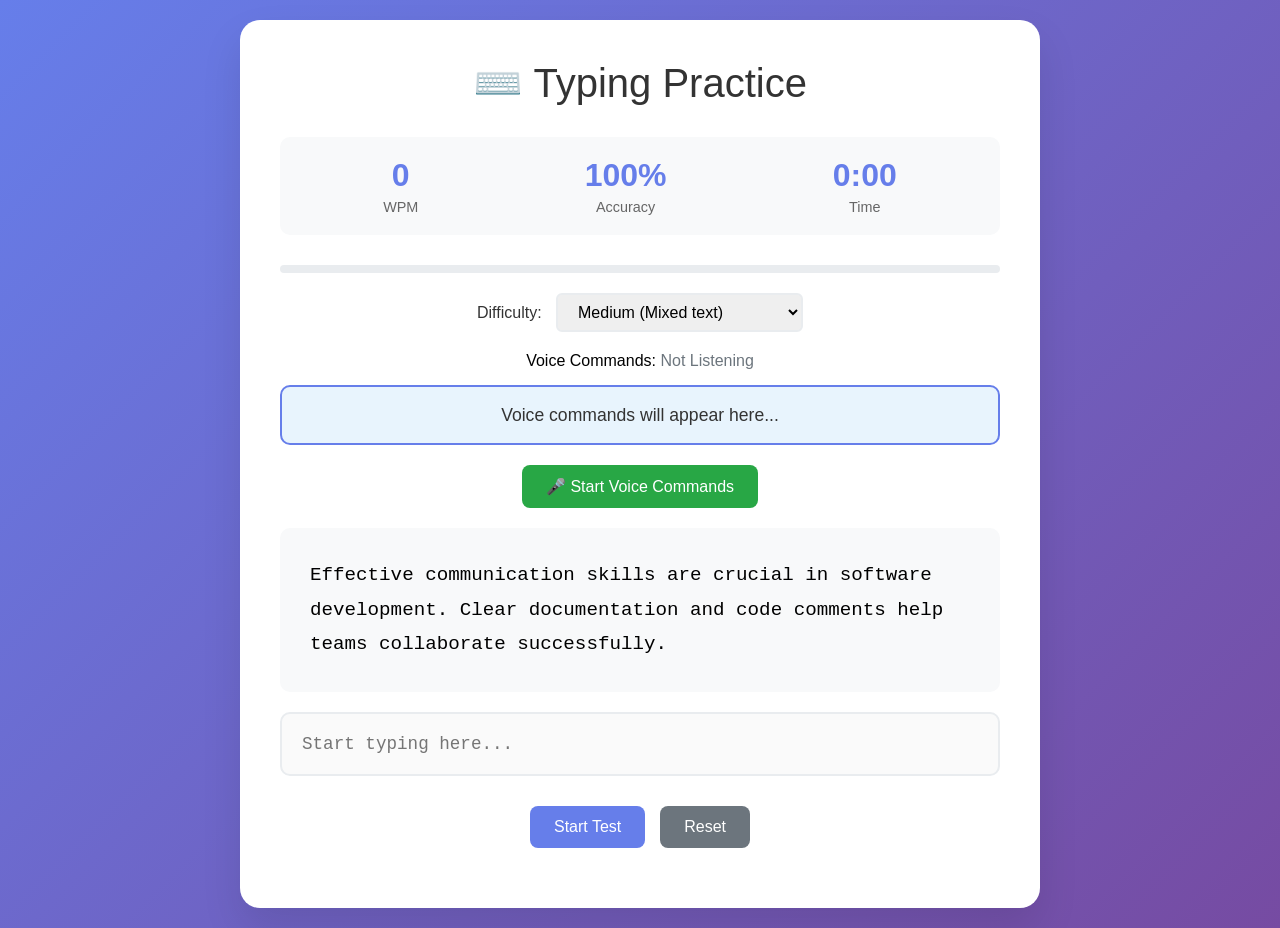
<file: typing-practice.html>
<!DOCTYPE html>
<html lang="en">
<head>
    <meta charset="UTF-8">
    <meta name="viewport" content="width=device-width, initial-scale=1.0">
    <title>Typing Practice</title>
    <style>
        * {
            margin: 0;
            padding: 0;
            box-sizing: border-box;
        }

        body {
            font-family: 'Segoe UI', Tahoma, Geneva, Verdana, sans-serif;
            background: linear-gradient(135deg, #667eea 0%, #764ba2 100%);
            min-height: 100vh;
            display: flex;
            justify-content: center;
            align-items: center;
            padding: 20px;
        }

        .container {
            background: white;
            border-radius: 20px;
            padding: 40px;
            box-shadow: 0 20px 40px rgba(0, 0, 0, 0.1);
            max-width: 800px;
            width: 100%;
        }

        h1 {
            text-align: center;
            color: #333;
            margin-bottom: 30px;
            font-size: 2.5em;
            font-weight: 300;
        }

        .stats {
            display: flex;
            justify-content: space-around;
            margin-bottom: 30px;
            padding: 20px;
            background: #f8f9fa;
            border-radius: 10px;
        }

        .stat {
            text-align: center;
        }

        .stat-value {
            font-size: 2em;
            font-weight: bold;
            color: #667eea;
        }

        .stat-label {
            color: #666;
            font-size: 0.9em;
            margin-top: 5px;
        }

        .text-display {
            background: #f8f9fa;
            padding: 30px;
            border-radius: 10px;
            margin-bottom: 20px;
            font-size: 1.2em;
            line-height: 1.8;
            font-family: 'Courier New', monospace;
            min-height: 120px;
            position: relative;
        }

        .char {
            position: relative;
        }

        .char.correct {
            background-color: #d4edda;
            color: #155724;
        }

        .char.incorrect {
            background-color: #f8d7da;
            color: #721c24;
        }

        .char.current {
            background-color: #fff3cd;
            animation: blink 1s infinite;
        }

        @keyframes blink {
            0%, 50% { opacity: 1; }
            51%, 100% { opacity: 0.3; }
        }

        .input-area {
            margin-bottom: 30px;
        }

        #typing-input {
            width: 100%;
            padding: 20px;
            font-size: 1.1em;
            border: 2px solid #e9ecef;
            border-radius: 10px;
            outline: none;
            font-family: 'Courier New', monospace;
            transition: border-color 0.3s ease;
        }

        #typing-input:focus {
            border-color: #667eea;
            box-shadow: 0 0 0 3px rgba(102, 126, 234, 0.1);
        }

        .controls {
            display: flex;
            justify-content: center;
            gap: 15px;
            margin-bottom: 20px;
        }

        button {
            padding: 12px 24px;
            font-size: 1em;
            border: none;
            border-radius: 8px;
            cursor: pointer;
            transition: all 0.3s ease;
            font-weight: 500;
        }

        .btn-primary {
            background: #667eea;
            color: white;
        }

        .btn-primary:hover {
            background: #5a6fd8;
            transform: translateY(-2px);
        }

        .btn-secondary {
            background: #6c757d;
            color: white;
        }

        .btn-secondary:hover {
            background: #5a6268;
            transform: translateY(-2px);
        }

        .difficulty-selector {
            text-align: center;
            margin-bottom: 20px;
        }

        .difficulty-selector label {
            margin-right: 10px;
            font-weight: 500;
            color: #333;
        }

        .difficulty-selector select {
            padding: 8px 16px;
            border: 2px solid #e9ecef;
            border-radius: 6px;
            font-size: 1em;
            outline: none;
        }

        .progress-bar {
            width: 100%;
            height: 8px;
            background: #e9ecef;
            border-radius: 4px;
            overflow: hidden;
            margin-bottom: 20px;
        }

        .progress-fill {
            height: 100%;
            background: linear-gradient(90deg, #667eea, #764ba2);
            width: 0%;
            transition: width 0.3s ease;
        }

        .result-modal {
            position: fixed;
            top: 0;
            left: 0;
            width: 100%;
            height: 100%;
            background: rgba(0, 0, 0, 0.5);
            display: none;
            justify-content: center;
            align-items: center;
            z-index: 1000;
        }

        .result-content {
            background: white;
            padding: 40px;
            border-radius: 20px;
            text-align: center;
            max-width: 400px;
            width: 90%;
        }

        .result-title {
            font-size: 2em;
            color: #333;
            margin-bottom: 20px;
        }

        .result-stats {
            margin-bottom: 30px;
        }

        .result-stat {
            margin-bottom: 15px;
            font-size: 1.1em;
        }

        .hidden {
            display: none;
        }

        /* Voice Command Styles */
        .voice-controls {
            display: flex;
            justify-content: center;
            gap: 15px;
            margin-bottom: 20px;
        }

        .voice-display {
            background: #e8f4fd;
            border: 2px solid #667eea;
            border-radius: 10px;
            padding: 15px;
            margin-bottom: 20px;
            min-height: 60px;
            display: flex;
            align-items: center;
            justify-content: center;
            font-size: 1.1em;
            color: #333;
        }

        .voice-status {
            text-align: center;
            margin-bottom: 15px;
            font-weight: 500;
        }

        .listening {
            color: #28a745;
        }

        .not-listening {
            color: #6c757d;
        }

        .voice-command-text {
            font-style: italic;
            color: #667eea;
        }

        .btn-voice {
            background: #28a745;
            color: white;
        }

        .btn-voice:hover {
            background: #218838;
            transform: translateY(-2px);
        }

        .btn-voice.listening {
            background: #dc3545;
        }

        .btn-voice.listening:hover {
            background: #c82333;
        }
    </style>
</head>
<body>
    <div class="container">
        <h1>⌨️ Typing Practice</h1>
        
        <div class="stats">
            <div class="stat">
                <div class="stat-value" id="wpm">0</div>
                <div class="stat-label">WPM</div>
            </div>
            <div class="stat">
                <div class="stat-value" id="accuracy">100%</div>
                <div class="stat-label">Accuracy</div>
            </div>
            <div class="stat">
                <div class="stat-value" id="time">0:00</div>
                <div class="stat-label">Time</div>
            </div>
        </div>

        <div class="progress-bar">
            <div class="progress-fill" id="progress"></div>
        </div>

        <div class="difficulty-selector">
            <label for="difficulty">Difficulty:</label>
            <select id="difficulty">
                <option value="easy">Easy (Common words)</option>
                <option value="medium" selected>Medium (Mixed text)</option>
                <option value="hard">Hard (Complex sentences)</option>
            </select>
        </div>

        <!-- Voice Command Section -->
        <div class="voice-status" id="voice-status">Voice Commands: <span class="not-listening">Not Listening</span></div>
        
        <div class="voice-display" id="voice-display">
            Voice commands will appear here...
        </div>

        <div class="voice-controls">
            <button class="btn-voice" id="voice-btn">🎤 Start Voice Commands</button>
        </div>

        <div class="text-display" id="text-display"></div>

        <div class="input-area">
            <input type="text" id="typing-input" placeholder="Start typing here..." disabled>
        </div>

        <div class="controls">
            <button class="btn-primary" id="start-btn">Start Test</button>
            <button class="btn-secondary" id="reset-btn">Reset</button>
        </div>
    </div>

    <div class="result-modal" id="result-modal">
        <div class="result-content">
            <h2 class="result-title">Test Complete! 🎉</h2>
            <div class="result-stats">
                <div class="result-stat">WPM: <span id="final-wpm">0</span></div>
                <div class="result-stat">Accuracy: <span id="final-accuracy">100%</span></div>
                <div class="result-stat">Time: <span id="final-time">0:00</span></div>
            </div>
            <button class="btn-primary" id="try-again-btn">Try Again</button>
        </div>
    </div>

    <script>
        class TypingTest {
            constructor() {
                this.texts = {
                    easy: [
                        "the quick brown fox jumps over the lazy dog",
                        "hello world this is a simple typing test",
                        "practice makes perfect when you type every day",
                        "coding is fun and rewarding for many people"
                    ],
                    medium: [
                        "JavaScript is a versatile programming language that runs in browsers and servers. It enables interactive web development and modern applications.",
                        "The art of programming requires patience, logic, and creativity. Developers solve complex problems by breaking them into smaller, manageable pieces.",
                        "Technology advances rapidly in our digital age. Staying current with new tools and frameworks is essential for professional growth.",
                        "Effective communication skills are crucial in software development. Clear documentation and code comments help teams collaborate successfully."
                    ],
                    hard: [
                        "Asynchronous programming paradigms, including promises and async/await syntax, revolutionize how developers handle concurrent operations in modern JavaScript applications.",
                        "Machine learning algorithms utilize statistical methods to identify patterns in large datasets, enabling predictive analytics and automated decision-making processes.",
                        "Cybersecurity professionals implement multi-layered defense strategies, incorporating encryption protocols, access controls, and continuous monitoring systems.",
                        "Cloud computing architectures leverage distributed systems, microservices, and containerization technologies to achieve scalability and fault tolerance."
                    ]
                };
                
                this.currentText = '';
                this.currentIndex = 0;
                this.startTime = null;
                this.endTime = null;
                this.errors = 0;
                this.isActive = false;
                this.timer = null;
                
                // Voice recognition properties
                this.recognition = null;
                this.isListening = false;
                
                this.initializeElements();
                this.setupEventListeners();
                this.setupVoiceRecognition();
                this.loadNewText();
            }
            
            initializeElements() {
                this.textDisplay = document.getElementById('text-display');
                this.typingInput = document.getElementById('typing-input');
                this.startBtn = document.getElementById('start-btn');
                this.resetBtn = document.getElementById('reset-btn');
                this.difficultySelect = document.getElementById('difficulty');
                this.wpmDisplay = document.getElementById('wpm');
                this.accuracyDisplay = document.getElementById('accuracy');
                this.timeDisplay = document.getElementById('time');
                this.progressBar = document.getElementById('progress');
                this.resultModal = document.getElementById('result-modal');
                this.tryAgainBtn = document.getElementById('try-again-btn');
                
                // Voice elements
                this.voiceBtn = document.getElementById('voice-btn');
                this.voiceDisplay = document.getElementById('voice-display');
                this.voiceStatus = document.getElementById('voice-status');
            }
            
            setupEventListeners() {
                this.startBtn.addEventListener('click', () => this.startTest());
                this.resetBtn.addEventListener('click', () => this.resetTest());
                this.typingInput.addEventListener('input', (e) => this.handleInput(e));
                this.difficultySelect.addEventListener('change', () => this.loadNewText());
                this.tryAgainBtn.addEventListener('click', () => this.closeResultModal());
                this.voiceBtn.addEventListener('click', () => this.toggleVoiceRecognition());
            }
            
            setupVoiceRecognition() {
                if ('webkitSpeechRecognition' in window || 'SpeechRecognition' in window) {
                    const SpeechRecognition = window.SpeechRecognition || window.webkitSpeechRecognition;
                    this.recognition = new SpeechRecognition();
                    
                    this.recognition.continuous = true;
                    this.recognition.interimResults = true;
                    this.recognition.lang = 'en-US';
                    
                    this.recognition.onstart = () => {
                        this.isListening = true;
                        this.updateVoiceStatus();
                        this.voiceDisplay.textContent = 'Listening...';
                    };
                    
                    this.recognition.onresult = (event) => {
                        let finalTranscript = '';
                        let interimTranscript = '';
                        
                        for (let i = event.resultIndex; i < event.results.length; i++) {
                            const transcript = event.results[i][0].transcript;
                            if (event.results[i].isFinal) {
                                finalTranscript += transcript;
                            } else {
                                interimTranscript += transcript;
                            }
                        }
                        
                        // Display the voice command on screen
                        if (finalTranscript) {
                            this.voiceDisplay.innerHTML = `<span class="voice-command-text">"${finalTranscript.trim()}"</span>`;
                            this.processVoiceCommand(finalTranscript.trim());
                        } else if (interimTranscript) {
                            this.voiceDisplay.innerHTML = `<span class="voice-command-text">"${interimTranscript.trim()}..."</span>`;
                        }
                    };
                    
                    this.recognition.onerror = (event) => {
                        console.error('Voice recognition error:', event.error);
                        this.voiceDisplay.textContent = `Error: ${event.error}`;
                    };
                    
                    this.recognition.onend = () => {
                        this.isListening = false;
                        this.updateVoiceStatus();
                        if (this.voiceDisplay.textContent === 'Listening...') {
                            this.voiceDisplay.textContent = 'Voice commands will appear here...';
                        }
                    };
                } else {
                    this.voiceDisplay.textContent = 'Voice recognition not supported in this browser';
                    this.voiceBtn.disabled = true;
                }
            }
            
            toggleVoiceRecognition() {
                if (!this.recognition) return;
                
                if (this.isListening) {
                    this.recognition.stop();
                } else {
                    this.recognition.start();
                }
            }
            
            updateVoiceStatus() {
                const statusSpan = this.voiceStatus.querySelector('span');
                if (this.isListening) {
                    statusSpan.textContent = 'Listening';
                    statusSpan.className = 'listening';
                    this.voiceBtn.textContent = '🔴 Stop Voice Commands';
                    this.voiceBtn.classList.add('listening');
                } else {
                    statusSpan.textContent = 'Not Listening';
                    statusSpan.className = 'not-listening';
                    this.voiceBtn.textContent = '🎤 Start Voice Commands';
                    this.voiceBtn.classList.remove('listening');
                }
            }
            
            processVoiceCommand(command) {
                const lowerCommand = command.toLowerCase();
                
                // Voice commands
                if (lowerCommand.includes('start test') || lowerCommand.includes('start typing')) {
                    if (!this.isActive) {
                        this.startTest();
                        this.voiceDisplay.innerHTML = `<span class="voice-command-text">"${command}"</span> - Starting test...`;
                    }
                } else if (lowerCommand.includes('reset') || lowerCommand.includes('restart')) {
                    this.resetTest();
                    this.voiceDisplay.innerHTML = `<span class="voice-command-text">"${command}"</span> - Resetting test...`;
                } else if (lowerCommand.includes('easy') || lowerCommand.includes('beginner')) {
                    this.difficultySelect.value = 'easy';
                    this.loadNewText();
                    this.voiceDisplay.innerHTML = `<span class="voice-command-text">"${command}"</span> - Changed to Easy difficulty`;
                } else if (lowerCommand.includes('medium') || lowerCommand.includes('intermediate')) {
                    this.difficultySelect.value = 'medium';
                    this.loadNewText();
                    this.voiceDisplay.innerHTML = `<span class="voice-command-text">"${command}"</span> - Changed to Medium difficulty`;
                } else if (lowerCommand.includes('hard') || lowerCommand.includes('difficult') || lowerCommand.includes('advanced')) {
                    this.difficultySelect.value = 'hard';
                    this.loadNewText();
                    this.voiceDisplay.innerHTML = `<span class="voice-command-text">"${command}"</span> - Changed to Hard difficulty`;
                } else {
                    // Just display the command as spoken
                    this.voiceDisplay.innerHTML = `<span class="voice-command-text">"${command}"</span>`;
                }
                
                // Auto-clear after 5 seconds
                setTimeout(() => {
                    if (this.voiceDisplay.innerHTML.includes(command)) {
                        this.voiceDisplay.textContent = 'Voice commands will appear here...';
                    }
                }, 5000);
            }
            
            loadNewText() {
                const difficulty = this.difficultySelect.value;
                const texts = this.texts[difficulty];
                this.currentText = texts[Math.floor(Math.random() * texts.length)];
                this.displayText();
                this.resetStats();
            }
            
            displayText() {
                this.textDisplay.innerHTML = this.currentText
                    .split('')
                    .map((char, index) => `<span class="char" data-index="${index}">${char}</span>`)
                    .join('');
            }
            
            startTest() {
                this.isActive = true;
                this.startTime = new Date();
                this.typingInput.disabled = false;
                this.typingInput.focus();
                this.startBtn.textContent = 'Testing...';
                this.startBtn.disabled = true;
                this.startTimer();
            }
            
            startTimer() {
                this.timer = setInterval(() => {
                    if (this.startTime) {
                        const elapsed = Math.floor((new Date() - this.startTime) / 1000);
                        const minutes = Math.floor(elapsed / 60);
                        const seconds = elapsed % 60;
                        this.timeDisplay.textContent = `${minutes}:${seconds.toString().padStart(2, '0')}`;
                    }
                }, 1000);
            }
            
            handleInput(e) {
                if (!this.isActive) return;
                
                const inputValue = e.target.value;
                const inputLength = inputValue.length;
                
                // Update character styling
                this.updateCharacterStyling(inputValue);
                
                // Update progress
                const progress = (inputLength / this.currentText.length) * 100;
                this.progressBar.style.width = `${progress}%`;
                
                // Check if test is complete
                if (inputLength === this.currentText.length) {
                    this.endTest();
                }
                
                // Update stats
                this.updateStats(inputValue);
            }
            
            updateCharacterStyling(inputValue) {
                const chars = this.textDisplay.querySelectorAll('.char');
                
                chars.forEach((char, index) => {
                    char.className = 'char';
                    
                    if (index < inputValue.length) {
                        if (inputValue[index] === this.currentText[index]) {
                            char.classList.add('correct');
                        } else {
                            char.classList.add('incorrect');
                        }
                    } else if (index === inputValue.length) {
                        char.classList.add('current');
                    }
                });
            }
            
            updateStats(inputValue) {
                // Calculate WPM
                if (this.startTime) {
                    const timeElapsed = (new Date() - this.startTime) / 1000 / 60; // in minutes
                    const wordsTyped = inputValue.length / 5; // average word length
                    const wpm = Math.round(wordsTyped / timeElapsed) || 0;
                    this.wpmDisplay.textContent = wpm;
                }
                
                // Calculate accuracy
                let correctChars = 0;
                for (let i = 0; i < inputValue.length; i++) {
                    if (inputValue[i] === this.currentText[i]) {
                        correctChars++;
                    }
                }
                const accuracy = inputValue.length > 0 ? Math.round((correctChars / inputValue.length) * 100) : 100;
                this.accuracyDisplay.textContent = `${accuracy}%`;
            }
            
            endTest() {
                this.isActive = false;
                this.endTime = new Date();
                this.typingInput.disabled = true;
                clearInterval(this.timer);
                this.showResults();
            }
            
            showResults() {
                const finalWpm = this.wpmDisplay.textContent;
                const finalAccuracy = this.accuracyDisplay.textContent;
                const finalTime = this.timeDisplay.textContent;
                
                document.getElementById('final-wpm').textContent = finalWpm;
                document.getElementById('final-accuracy').textContent = finalAccuracy;
                document.getElementById('final-time').textContent = finalTime;
                
                this.resultModal.style.display = 'flex';
            }
            
            closeResultModal() {
                this.resultModal.style.display = 'none';
                this.resetTest();
            }
            
            resetTest() {
                this.isActive = false;
                this.currentIndex = 0;
                this.startTime = null;
                this.endTime = null;
                this.errors = 0;
                
                this.typingInput.value = '';
                this.typingInput.disabled = true;
                this.startBtn.textContent = 'Start Test';
                this.startBtn.disabled = false;
                
                clearInterval(this.timer);
                this.resetStats();
                this.loadNewText();
            }
            
            resetStats() {
                this.wpmDisplay.textContent = '0';
                this.accuracyDisplay.textContent = '100%';
                this.timeDisplay.textContent = '0:00';
                this.progressBar.style.width = '0%';
            }
        }
        
        // Initialize the typing test when the page loads
        document.addEventListener('DOMContentLoaded', () => {
            new TypingTest();
        });
    </script>
</body>
</html>
</file>
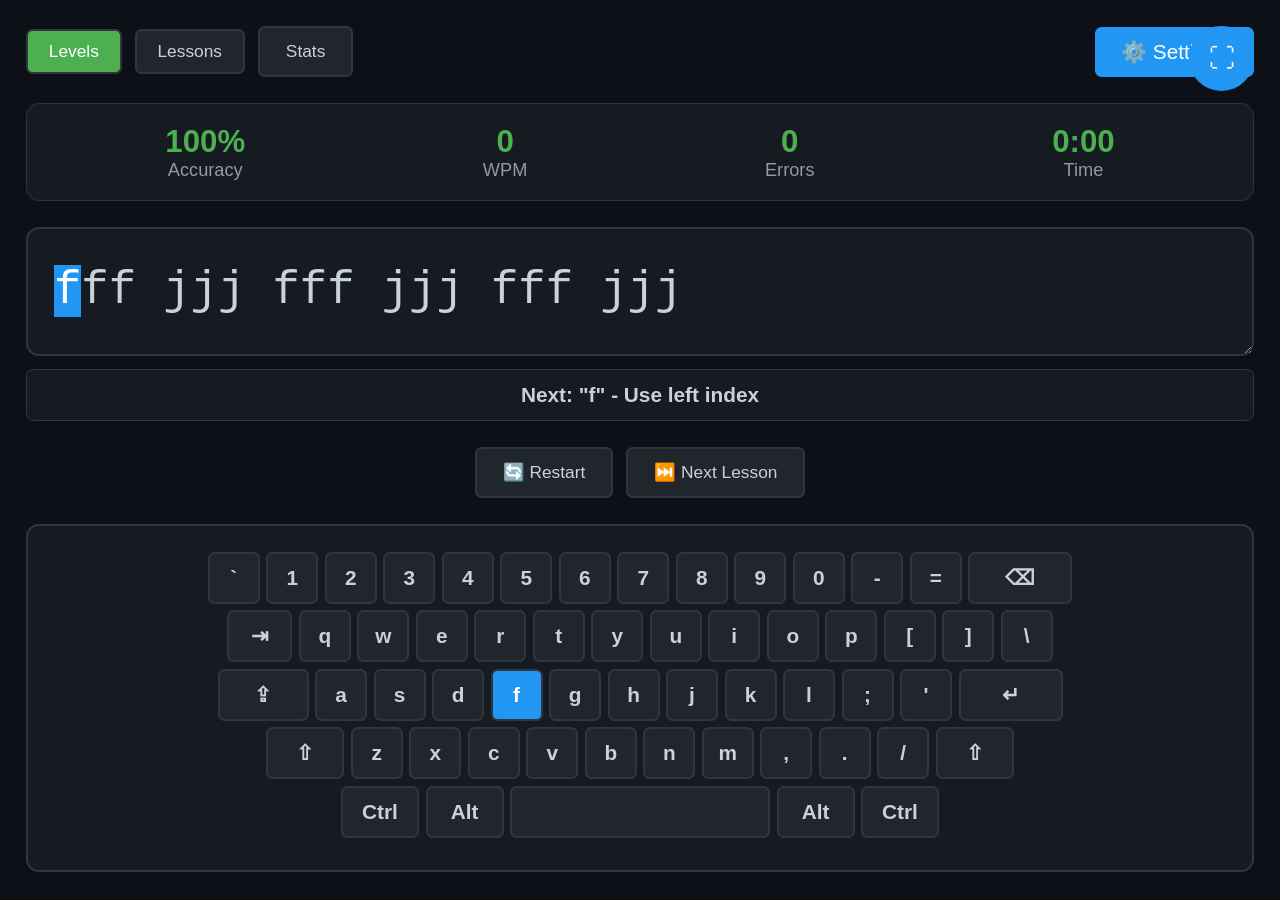
<file: typing-tutor.html>
<!DOCTYPE html>
<html lang="en">
<head>
    <meta charset="UTF-8">
    <meta name="viewport" content="width=device-width, initial-scale=1.0">
    <title>Typing Practice Tutor</title>
    <style>
        :root {
            --bg-color: #ffffff;
            --text-color: #000000;
            --primary-color: #4CAF50;
            --secondary-color: #2196F3;
            --error-color: #f44336;
            --success-color: #4CAF50;
            --key-bg: #f0f0f0;
            --key-border: #ccc;
            --key-active: #e0e0e0;
            --panel-bg: #f9f9f9;
            --border-color: #ddd;
        }

        [data-theme="dark"] {
            --bg-color: #1a1a1a;
            --text-color: #ffffff;
            --key-bg: #333333;
            --key-border: #555555;
            --key-active: #444444;
            --panel-bg: #2a2a2a;
            --border-color: #555555;
        }

        [data-theme="night"] {
            --bg-color: #0d1117;
            --text-color: #c9d1d9;
            --key-bg: #21262d;
            --key-border: #30363d;
            --key-active: #373e47;
            --panel-bg: #161b22;
            --border-color: #30363d;
        }

        [data-theme="blue"] {
            --bg-color: #e3f2fd;
            --text-color: #0d47a1;
            --key-bg: #bbdefb;
            --key-border: #90caf9;
            --key-active: #64b5f6;
            --panel-bg: #f3e5f5;
            --border-color: #90caf9;
        }

        [data-theme="green"] {
            --bg-color: #e8f5e8;
            --text-color: #1b5e20;
            --key-bg: #c8e6c9;
            --key-border: #a5d6a7;
            --key-active: #81c784;
            --panel-bg: #f1f8e9;
            --border-color: #a5d6a7;
        }

        * {
            margin: 0;
            padding: 0;
            box-sizing: border-box;
        }

        body {
            font-family: 'Segoe UI', Tahoma, Geneva, Verdana, sans-serif;
            background-color: var(--bg-color);
            color: var(--text-color);
            transition: all 0.3s ease;
            overflow-x: hidden;
            zoom: 130%;
        }

        [data-theme="night"] body {
            background-color: var(--bg-color);
        }

        .container {
            max-width: 1200px;
            margin: 0 auto;
            padding: 20px;
            position: relative;
        }

        .header {
            display: flex;
            justify-content: space-between;
            align-items: center;
            margin-bottom: 20px;
            flex-wrap: wrap;
        }

        .level-selector {
            display: flex;
            gap: 10px;
            align-items: center;
            flex-wrap: wrap;
        }

        .level-btn, .lesson-btn {
            padding: 8px 16px;
            border: 2px solid var(--border-color);
            background: var(--key-bg);
            color: var(--text-color);
            border-radius: 5px;
            cursor: pointer;
            transition: all 0.3s ease;
        }

        .level-btn:hover, .lesson-btn:hover {
            background: var(--key-active);
            transform: translateY(-2px);
        }

        .level-btn.active, .lesson-btn.active {
            background: var(--primary-color);
            color: white;
        }

        .settings-btn {
            padding: 10px 20px;
            background: var(--secondary-color);
            color: white;
            border: none;
            border-radius: 5px;
            cursor: pointer;
            font-size: 16px;
            transition: all 0.3s ease;
        }

        .settings-btn:hover {
            background: #1976D2;
            transform: translateY(-2px);
        }

        .stats-display {
            display: flex;
            justify-content: space-around;
            margin-bottom: 20px;
            padding: 15px;
            background: var(--panel-bg);
            border-radius: 10px;
            border: 1px solid var(--border-color);
        }

        .stat-item {
            text-align: center;
        }

        .stat-value {
            font-size: 24px;
            font-weight: bold;
            color: var(--primary-color);
        }

        .stat-label {
            font-size: 14px;
            color: var(--text-color);
            opacity: 0.7;
        }

        .typing-area {
            margin-bottom: 20px;
        }

        .text-display {
            padding: 20px;
            border: 2px solid var(--border-color);
            border-radius: 10px;
            background: var(--panel-bg);
            font-family: 'Courier New', monospace;
            font-size: 35px;
            line-height: 1.6;
            min-height: 30px;
            overflow-y: auto;
            resize: vertical;
        }

        .char {
            font-size: inherit;
            transition: all 0.2s ease;
        }

        .char.correct {
            color: var(--success-color);
            background-color: rgba(76, 175, 80, 0.1);
        }

        .char.incorrect {
            color: var(--error-color);
            background-color: rgba(244, 67, 54, 0.1);
        }

        .char.current {
            background-color: var(--secondary-color);
            color: white;
            animation: blink 1s infinite;
        }

        @keyframes blink {
            0%, 50% { opacity: 1; }
            51%, 100% { opacity: 0.3; }
        }

        .finger-hint {
            margin: 10px 0;
            padding: 10px;
            background: var(--panel-bg);
            border-radius: 5px;
            border: 1px solid var(--border-color);
            font-weight: bold;
            text-align: center;
        }

        .lesson-controls {
            display: flex;
            gap: 10px;
            margin-bottom: 20px;
            justify-content: center;
        }

        .control-btn {
            padding: 10px 20px;
            border: 2px solid var(--border-color);
            background: var(--key-bg);
            color: var(--text-color);
            border-radius: 5px;
            cursor: pointer;
            transition: all 0.3s ease;
        }

        .control-btn:hover {
            background: var(--key-active);
            transform: translateY(-2px);
        }

        .keyboard {
            background: var(--panel-bg);
            padding: 20px;
            border-radius: 10px;
            border: 2px solid var(--border-color);
            user-select: none;
            transition: all 0.3s ease;
        }

        .keyboard.touch-typing-enabled .key {
            cursor: pointer;
            user-select: none;
        }

        .keyboard.touch-typing-enabled .key:hover {
            background: var(--secondary-color);
            color: white;
            transform: translateY(-2px);
        }

        .keyboard-row {
            display: flex;
            justify-content: center;
            gap: 5px;
            margin-bottom: 5px;
        }

        .key {
            display: flex;
            align-items: center;
            justify-content: center;
            min-width: 40px;
            height: 40px;
            background: var(--key-bg);
            border: 2px solid var(--key-border);
            border-radius: 5px;
            cursor: pointer;
            transition: all 0.2s ease;
            font-weight: bold;
            position: relative;
        }

        .key:hover {
            background: var(--key-active);
            transform: translateY(-2px);
        }

        .key.active {
            background: var(--primary-color);
            color: white;
            transform: translateY(-2px);
            box-shadow: 0 4px 8px rgba(0,0,0,0.2);
        }

        .key.next {
            background: var(--secondary-color);
            color: white;
            animation: pulse 1s infinite;
        }

        @keyframes pulse {
            0% { transform: scale(1); }
            50% { transform: scale(1.1); }
            100% { transform: scale(1); }
        }

        .key.space {
            min-width: 200px;
        }

        .key.shift, .key.ctrl, .key.alt {
            min-width: 60px;
        }

        .key.tab {
            min-width: 50px;
        }

        .key.caps {
            min-width: 70px;
        }

        .key.enter {
            min-width: 80px;
        }

        .key.backspace {
            min-width: 80px;
        }

        /* Keyboard Themes */
        .keyboard.gaming {
            background: linear-gradient(135deg, #667eea 0%, #764ba2 100%);
            border: 2px solid #764ba2;
        }

        .keyboard.gaming .key {
            background: linear-gradient(145deg, #667eea, #764ba2);
            border: 2px solid #5a67d8;
            color: white;
            text-shadow: 0 0 5px rgba(255,255,255,0.5);
        }

        .keyboard.gaming .key:hover {
            background: linear-gradient(145deg, #764ba2, #667eea);
            box-shadow: 0 0 10px rgba(102, 126, 234, 0.5);
        }

        .keyboard.gaming .key.active {
            background: linear-gradient(145deg, #4CAF50, #45a049);
            color: white;
            box-shadow: 0 0 15px rgba(76, 175, 80, 0.8);
        }

        .keyboard.gaming .key.next {
            background: linear-gradient(145deg, #2196F3, #1976D2);
            color: white;
            box-shadow: 0 0 15px rgba(33, 150, 243, 0.8);
        }

        .keyboard.retro {
            background: linear-gradient(135deg, #f093fb 0%, #f5576c 100%);
            border: 2px solid #f5576c;
        }

        .keyboard.retro .key {
            background: linear-gradient(145deg, #f093fb, #f5576c);
            border: 2px solid #e91e63;
            color: white;
            font-family: 'Courier New', monospace;
            font-weight: bold;
        }

        .keyboard.retro .key:hover {
            background: linear-gradient(145deg, #f5576c, #f093fb);
            box-shadow: 0 0 10px rgba(240, 147, 251, 0.5);
        }

        .keyboard.retro .key.active {
            background: linear-gradient(145deg, #4CAF50, #45a049);
            color: white;
            box-shadow: 0 0 15px rgba(76, 175, 80, 0.8);
        }

        .keyboard.retro .key.next {
            background: linear-gradient(145deg, #2196F3, #1976D2);
            color: white;
            box-shadow: 0 0 15px rgba(33, 150, 243, 0.8);
        }

        .keyboard.neon {
            background: #0a0a0a;
            border: 2px solid #00ffff;
            box-shadow: 0 0 20px rgba(0, 255, 255, 0.3);
        }

        .keyboard.neon .key {
            background: #1a1a1a;
            border: 2px solid #00ffff;
            color: #00ffff;
            text-shadow: 0 0 10px #00ffff;
            box-shadow: 0 0 5px rgba(0, 255, 255, 0.3);
        }

        .keyboard.neon .key:hover {
            background: #00ffff;
            color: #000;
            text-shadow: none;
            box-shadow: 0 0 15px rgba(0, 255, 255, 0.8);
        }

        .keyboard.neon .key.active {
            background: #4CAF50;
            color: #000;
            border-color: #4CAF50;
            box-shadow: 0 0 15px rgba(76, 175, 80, 0.8);
        }

        .keyboard.neon .key.next {
            background: #2196F3;
            color: #000;
            border-color: #2196F3;
            box-shadow: 0 0 15px rgba(33, 150, 243, 0.8);
        }

        .settings-panel {
            position: fixed;
            top: 0;
            right: -400px;
            width: 400px;
            height: 100vh;
            background: var(--panel-bg);
            border-left: 2px solid var(--border-color);
            padding: 20px;
            transition: right 0.3s ease;
            z-index: 1000;
            overflow-y: auto;
        }

        .settings-panel.open {
            right: 0;
        }

        .settings-header {
            display: flex;
            justify-content: space-between;
            align-items: center;
            margin-bottom: 20px;
            padding-bottom: 10px;
            border-bottom: 2px solid var(--border-color);
        }

        .close-btn {
            background: var(--error-color);
            color: white;
            border: none;
            border-radius: 50%;
            width: 30px;
            height: 30px;
            cursor: pointer;
            font-size: 18px;
            display: flex;
            align-items: center;
            justify-content: center;
            transition: all 0.3s ease;
        }

        .close-btn:hover {
            background: #d32f2f;
            transform: scale(1.1);
        }

        .setting-group {
            margin-bottom: 20px;
            padding: 15px;
            background: var(--bg-color);
            border-radius: 5px;
            border: 1px solid var(--border-color);
        }

        .setting-label {
            display: block;
            margin-bottom: 10px;
            font-weight: bold;
        }

        .setting-input {
            width: 100%;
            padding: 8px;
            border: 1px solid var(--border-color);
            border-radius: 3px;
            background: var(--bg-color);
            color: var(--text-color);
        }

        .setting-select {
            width: 100%;
            padding: 8px;
            border: 1px solid var(--border-color);
            border-radius: 3px;
            background: var(--bg-color);
            color: var(--text-color);
        }



        .modal {
            position: fixed;
            top: 0;
            left: 0;
            width: 100vw;
            height: 100vh;
            background: rgba(0, 0, 0, 0.5);
            display: none;
            justify-content: center;
            align-items: center;
            z-index: 2000;
        }

        .modal.open {
            display: flex;
        }

        .modal-content {
            background: var(--panel-bg);
            padding: 20px;
            border-radius: 10px;
            max-width: 80%;
            max-height: 80%;
            overflow-y: auto;
            border: 2px solid var(--border-color);
        }

        .modal-header {
            display: flex;
            justify-content: space-between;
            align-items: center;
            margin-bottom: 20px;
            padding-bottom: 10px;
            border-bottom: 2px solid var(--border-color);
        }

        .levels-grid {
            display: grid;
            grid-template-columns: repeat(auto-fit, minmax(200px, 1fr));
            gap: 15px;
            margin-bottom: 20px;
        }

        .level-card {
            padding: 15px;
            background: var(--bg-color);
            border: 2px solid var(--border-color);
            border-radius: 8px;
            cursor: pointer;
            transition: all 0.3s ease;
            text-align: center;
        }

        .level-card:hover {
            background: var(--key-active);
            transform: translateY(-2px);
        }

        .level-card.active {
            background: var(--primary-color);
            color: white;
        }

        .lessons-grid {
            display: grid;
            grid-template-columns: repeat(auto-fit, minmax(150px, 1fr));
            gap: 10px;
            margin-top: 20px;
        }

        .lesson-card {
            padding: 10px;
            background: var(--bg-color);
            border: 2px solid var(--border-color);
            border-radius: 5px;
            cursor: pointer;
            transition: all 0.3s ease;
            text-align: center;
        }

        .lesson-card:hover {
            background: var(--key-active);
            transform: translateY(-2px);
        }

        .lesson-card.active {
            background: var(--primary-color);
            color: white;
        }

        .custom-controls {
            display: flex;
            gap: 10px;
            margin-bottom: 20px;
            justify-content: center;
        }

        .fullscreen-btn {
            position: fixed;
            top: 20px;
            right: 20px;
            width: 50px;
            height: 50px;
            background: var(--secondary-color);
            color: white;
            border: none;
            border-radius: 50%;
            cursor: pointer;
            font-size: 20px;
            z-index: 100;
            transition: all 0.3s ease;
            display: flex;
            align-items: center;
            justify-content: center;
        }

        .fullscreen-btn:hover {
            background: #1976D2;
            transform: scale(1.1);
        }

        .hidden {
            display: none !important;
        }

        /* Responsive design */
        @media (max-width: 768px) {
            .container {
                padding: 10px;
            }
            
            .header {
                flex-direction: column;
                gap: 10px;
            }
            
            .stats-display {
                flex-direction: column;
                gap: 10px;
            }
            
            .keyboard {
                padding: 10px;
            }
            
            .key {
                min-width: 30px;
                height: 30px;
                font-size: 12px;
            }
            
            .settings-panel {
                width: 100%;
                right: -100%;
            }
        }
    </style>
</head>
<body data-theme="night">
    <div class="container">
        <div class="header">
            <div class="level-selector">
                <button class="level-btn active" onclick="openLevelsModal()">Levels</button>
                <button class="lesson-btn" onclick="openLessonsModal()">Lessons</button>
                <button class="control-btn" onclick="showStats()">Stats</button>
            </div>
            <button class="settings-btn" onclick="toggleSettings()">⚙️ Settings</button>
        </div>

        <div class="stats-display">
            <div class="stat-item">
                <div class="stat-value" id="accuracy">100%</div>
                <div class="stat-label">Accuracy</div>
            </div>
            <div class="stat-item">
                <div class="stat-value" id="speed">0</div>
                <div class="stat-label">WPM</div>
            </div>
            <div class="stat-item">
                <div class="stat-value" id="errors">0</div>
                <div class="stat-label">Errors</div>
            </div>
            <div class="stat-item">
                <div class="stat-value" id="time">0:00</div>
                <div class="stat-label">Time</div>
            </div>
        </div>

        <div class="typing-area">
            <div class="text-display" id="textDisplay"></div>
            <div class="finger-hint" id="fingerHint">Position your fingers on the home row</div>
        </div>

        <div class="lesson-controls">
            <button class="control-btn" onclick="restartLesson()">🔄 Restart</button>
            <button class="control-btn" onclick="nextLesson()">⏭️ Next Lesson</button>
        </div>

        <div class="keyboard" id="keyboard"></div>
    </div>

    <!-- Settings Panel -->
    <div class="settings-panel" id="settingsPanel">
        <div class="settings-header">
            <h3>Settings</h3>
            <button class="close-btn" onclick="closeSettings()">❌</button>
        </div>

        <div class="setting-group">
            <label class="setting-label">Theme</label>
            <select class="setting-select" id="themeSelect" onchange="changeTheme()">
                <option value="light">Light</option>
                <option value="dark">Dark</option>
                <option value="night" selected>Night</option>
                <option value="blue">Blue</option>
                <option value="green">Green</option>
            </select>
        </div>

        <div class="setting-group">
            <label class="setting-label">Font Size</label>
            <input type="range" class="setting-input" id="fontSizeSlider" min="12" max="40" value="35" oninput="changeFontSize()">
            <span id="fontSizeValue">35px</span>
        </div>

        <div class="setting-group">
            <label class="setting-label">Zoom Level</label>
            <input type="range" class="setting-input" id="zoomSlider" min="50" max="200" value="130" oninput="changeZoom()">
            <span id="zoomValue">130%</span>
        </div>

        <div class="setting-group">
            <label class="setting-label">Keyboard Size</label>
            <input type="range" class="setting-input" id="keyboardSizeSlider" min="0.5" max="2" step="0.1" value="1" oninput="changeKeyboardSize()">
            <span id="keyboardSizeValue">100%</span>
        </div>

        <div class="setting-group">
            <label class="setting-label">Mistake Sound</label>
            <select class="setting-select" id="soundSelect" onchange="changeMistakeSound()">
                <option value="sound1">Sound 1</option>
                <option value="sound2">Sound 2</option>
                <option value="sound3">Sound 3</option>
            </select>
        </div>

        <div class="setting-group">
            <label class="setting-label">Text Box Rows</label>
            <input type="range" class="setting-input" id="textBoxRowsSlider" min="1" max="5" value="1" oninput="changeTextBoxRows()">
            <span id="textBoxRowsValue">1 rows</span>
        </div>

        <div class="setting-group">
            <label class="setting-label">Keyboard Theme</label>
            <select class="setting-select" id="keyboardThemeSelect" onchange="changeKeyboardTheme()">
                <option value="default">Default</option>
                <option value="gaming">Gaming</option>
                <option value="retro">Retro</option>
                <option value="neon">Neon</option>
            </select>
        </div>

        <div class="setting-group">
            <label class="setting-label">Touch Typing Mode</label>
            <div style="display: flex; align-items: center; gap: 10px;">
                <input type="checkbox" id="touchTypingToggle" onchange="toggleTouchTyping()" style="width: auto;">
                <label for="touchTypingToggle">Enable Touch Typing (Clickable Keyboard)</label>
            </div>
        </div>

        <div class="setting-group">
            <label class="setting-label">Reset Settings</label>
            <button class="control-btn" onclick="resetAllSettings()" style="width: 100%; background: var(--error-color); color: white;">
                🔄 Reset All Settings to Default
            </button>
        </div>
    </div>

    <!-- Levels Modal -->
    <div class="modal" id="levelsModal">
        <div class="modal-content">
            <div class="modal-header">
                <div>
                    <h3>Select Level</h3>
                    <p style="font-size: 12px; color: #666; margin-top: 5px;">Single-click to select, double-click to load</p>
                </div>
                <button class="close-btn" onclick="closeLevelsModal()">×</button>
            </div>
            <div class="custom-controls">
                <button class="control-btn" onclick="addCustomLevel()">Add Level</button>
                <button class="control-btn" onclick="editLevel()">Edit</button>
                <button class="control-btn" onclick="deleteLevel()">Delete</button>
                <button class="control-btn" onclick="resetLevels()">Reset</button>
            </div>
            <div class="levels-grid" id="levelsGrid"></div>
        </div>
    </div>

    <!-- Lessons Modal -->
    <div class="modal" id="lessonsModal">
        <div class="modal-content">
            <div class="modal-header">
                <div>
                    <h3>Select Lesson</h3>
                    <p style="font-size: 12px; color: #666; margin-top: 5px;">Single-click to select, double-click to load</p>
                </div>
                <button class="close-btn" onclick="closeLessonsModal()">×</button>
            </div>
            <div class="custom-controls">
                <button class="control-btn" onclick="addCustomLesson()">Add Lesson</button>
                <button class="control-btn" onclick="editLesson()">Edit</button>
                <button class="control-btn" onclick="deleteLesson()">Delete</button>
                <button class="control-btn" onclick="resetLessons()">Reset</button>
            </div>
            <div class="lessons-grid" id="lessonsGrid"></div>
        </div>
    </div>

    <!-- Fullscreen Button -->
    <button class="fullscreen-btn" onclick="toggleFullscreen()">⛶</button>

    <script>
        // Global variables
        let currentLevel = 'introduction';
        let currentLesson = 1;
        let currentText = '';
        let currentIndex = 0;
        let startTime = null;
        let errors = 0;
        let correctChars = 0;
        let totalChars = 0;
        let isShiftPressed = false;
        let timer = null;

        // Audio context for sounds
        let audioContext = null;
        let mistakeSounds = {
            sound1: null,
            sound2: null,
            sound3: null
        };
        let currentMistakeSound = 'sound1';
        let touchTypingEnabled = false;

        // Predefined levels and lessons
        const defaultLevels = {
            introduction: {
                name: 'Introduction',
                description: 'Learn the basics of touch typing'
            },
            beginner: {
                name: 'Beginner',
                description: 'Start with home row keys'
            },
            intermediate: {
                name: 'Intermediate',
                description: 'Expand to all letters'
            },
            advanced: {
                name: 'Advanced',
                description: 'Numbers and special characters'
            },
            practice: {
                name: 'Practice',
                description: 'Real-world typing practice'
            },
            'Y.T Course': {
                name: 'Y.T Course',
                description: 'YouTube Course typing lessons'
            }
        };

        const defaultLessons = {
            introduction: {
                1: 'fff jjj fff jjj fff jjj',
                2: 'ddd kkk ddd kkk ddd kkk',
                3: 'sss lll sss lll sss lll',
                4: 'aaa ;;; aaa ;;; aaa ;;;',
                5: 'fjdk fjdk fjdk fjdk',
                6: 'asdf jkl; asdf jkl;',
                7: 'the quick brown fox',
                8: 'jumps over the lazy dog',
                9: 'hello world typing test',
                10: 'practice makes perfect'
            },
            beginner: {
                1: 'ggg hhh ggg hhh ggg hhh',
                2: 'rrr uuu rrr uuu rrr uuu',
                3: 'eee iii eee iii eee iii',
                4: 'www ooo www ooo www ooo',
                5: 'qqq ppp qqq ppp qqq ppp',
                6: 'right hand left hand',
                7: 'finger position matters',
                8: 'keep your wrists straight',
                9: 'look at the screen not keys',
                10: 'rhythm and consistency'
            },
            intermediate: {
                1: 'ttt yyy ttt yyy ttt yyy',
                2: 'vvv nnn vvv nnn vvv nnn',
                3: 'ccc mmm ccc mmm ccc mmm',
                4: 'xxx ,,, xxx ,,, xxx ,,,',
                5: 'zzz ... zzz ... zzz ...',
                6: 'typing with all fingers',
                7: 'smooth and steady wins',
                8: 'accuracy over speed',
                9: 'build muscle memory',
                10: 'consistent practice daily'
            },
            advanced: {
                1: '111 222 333 444 555',
                2: '666 777 888 999 000',
                3: '!@# $%^ &*( )_+ {}|',
                4: 'The Quick Brown Fox',
                5: 'JUMPS OVER THE LAZY DOG',
                6: 'Numbers: 1234567890',
                7: 'Symbols: !@#$%^&*()',
                8: 'Mixed: Hello123 World!',
                9: 'Email: user@example.com',
                10: 'Code: function() { return true; }'
            },
            practice: {
                1: 'The art of typing is a skill that requires patience and practice.',
                2: 'Touch typing allows you to type without looking at the keyboard.',
                3: 'Proper finger placement on the home row is essential for speed.',
                4: 'Regular practice sessions will improve your typing accuracy.',
                5: 'Maintaining good posture while typing prevents strain and injury.',
                6: 'The quick brown fox jumps over the lazy dog near the riverbank.',
                7: 'Programming requires fast and accurate typing skills for efficiency.',
                8: 'Email communication in the modern workplace demands good typing.',
                9: 'Students who can type well have an advantage in digital learning.',
                10: 'Typing speed of 40+ WPM is considered proficient for most jobs.'
            },
            'Y.T Course': {
                'Day 1': 'asdf ;lkj asdf ;lkj asdf ;lkj asdf ;lkj asdf ;lkj asdf ;lkj asdf ;lkj asdf ;lkj asdf ;lkj asdf ;lkj asdf ;lkj asdf ;lkj asdf ;lkj asdf ;lkj asdf ;lkj asdf ;lkj asdf ;lkj asdf ;lkj asdf ;lkj asdf ;lkj asdf ;lkj asdf ;lkj asdf ;lkj asdf ;lkj asdf ;lkj asdf ;lkj asdf ;lkj asdf ;lkj asdf ;lkj asdf ;lkj asdf ;lkj asdf ;lkj asdf ;lkj asdf ;lkj asdf ;lkj asdf ;lkj asdf ;lkj asdf ;lkj asdf ;lkj asdf ;lkj asdf ;lkj asdf ;lkj asdf ;lkj asdf ;lkj asdf ;lkj asdf ;lkj asdf ;lkj asdf ;lkj asdf ;lkj asdf ;lkj asdf ;lkj asdf ;lkj asdf ;lkj asdf ;lkj asdf ;lkj asdf ;lkj asdf ;lkj asdf ;lkj asdf ;lkj asdf ;lkj asdf ;lkj asdf ;lkj asdf ;lkj asdf ;lkj asdf ;lkj asdf ;lkj asdf ;lkj asdf ;lkj asdf ;lkj asdf ;lkj asdf ;lkj asdf ;lkj asdf ;lkj asdf ;lkj asdf ;lkj asdf ;lkj asdf ;lkj asdf ;lkj asdf ;lkj asdf ;lkj asdf ;lkj asdf ;lkj asdf ;lkj asdf ;lkj asdf ;lkj asdf ;lkj asdf ;lkj asdf ;lkj asdf ;lkj asdf ;lkj asdf ;lkj asdf ;lkj asdf ;lkj asdf ;lkj asdf ;lkj asdf ;lkj asdf ;lkj asdf ;lkj asdf ;lkj asdf ;lkj',
                'Day 2': 'asdfgf \';lkjhj asdfgf \';lkjhj asdfgf \';lkjhj asdfgf \';lkjhj asdfgf \';lkjhj asdfgf \';lkjhj asdfgf \';lkjhj asdfgf \';lkjhj asdfgf \';lkjhj asdfgf \';lkjhj asdfgf \';lkjhj asdfgf \';lkjhj asdfgf \';lkjhj asdfgf \';lkjhj asdfgf \';lkjhj asdfgf \';lkjhj asdfgf \';lkjhj asdfgf \';lkjhj asdfgf \';lkjhj asdfgf \';lkjhj asdfgf \';lkjhj asdfgf \';lkjhj asdfgf \';lkjhj asdfgf \';lkjhj asdfgf \';lkjhj asdfgf \';lkjhj asdfgf \';lkjhj asdfgf \';lkjhj asdfgf \';lkjhj asdfgf \';lkjhj asdfgf \';lkjhj asdfgf \';lkjhj asdfgf \';lkjhj asdfgf \';lkjhj asdfgf \';lkjhj asdfgf \';lkjhj asdfgf \';lkjhj asdfgf \';lkjhj asdfgf \';lkjhj asdfgf \';lkjhj asdfgf \';lkjhj asdfgf \';lkjhj asdfgf \';lkjhj asdfgf \';lkjhj asdfgf \';lkjhj asdfgf \';lkjhj asdfgf \';lkjhj asdfgf \';lkjhj asdfgf \';lkjhj asdfgf \';lkjhj asdfgf \';lkjhj asdfgf \';lkjhj asdfgf \';lkjhj asdfgf \';lkjhj asdfgf \';lkjhj asdfgf \';lkjhj asdfgf \';lkjhj asdfgf \';lkjhj asdfgf \';lkjhj asdfgf \';lkjhj asdfgf \';lkjhj asdfgf \';lkjhj asdfgf \';lkjhj asdfgf \';lkjhj asdfgf \';lkjhj asdfgf \';lkjhj asdfgf \';lkjhj asdfgf \';lkjhj asdfgf \';lkjhj asdfg',
                'Day 3': 'all; all; all; all; all; ash; ash; ash; ash; ash; ask; ask; ask; ask; ask; add; add; add; add; add; has; has; has; has; has; had; had; had; had; had; sad; sad; sad; sad; sad; lad; lad; lad; lad; lad; kad; kad; kad; kad; kad; lash; lash; lash; lash; lash; gas; gas; gas; gas; gas; glass; glass; glass; glass; glass; jag; jag; jag; jag; jag; fad; fad; fad; fad; fad; dad; dad; dad; dad; dad; dalda; dalda; dalda; dalda; dalda; fall; fall; fall; fall; fall; glad; glad; glad; glad; glad; flags; flags; flags; flags; flags; halda; halda; halda; halda; halda; dash; dash; dash; dash; dash; flash; flash; flash; flash; flash; lakh; lakh; lakh; lakh; lakh; flask; flask; flask; flask; flask; kajal; kajal; kajal; kajal; kajal; jakal; jakal; jakal; jakal; jakal all; all; all; all; all; ash; ash; ash; ash; ash; ask; ask; ask; ask; ask; add; add; add; add; add; has; has; has; has; has; had; had; had; had; had; sad; sad; sad; sad; sad; lad; lad; lad; lad; lad; kad; kad; kad; kad; kad; lash; lash; lash; lash; lash; gas; gas; gas; gas; gas; glass; glass; glass; glass; glass; jag; jag; jag; jag; jag; fad; fad; fad; fad; fad; dad; dad; dad; dad; dad; dalda; dalda; dalda; dalda; dalda; fall; fall; fall; fall; fall; glad; glad; glad; glad; glad; flags; flags; flags; flags; flags; halda; halda; halda; halda; halda; dash; dash; dash; dash; dash; flash; flash; flash; flash; flash; lakh; lakh; lakh; lakh; lakh; flask; flask; flask; flask; flask; kajal; kajal; kajal; kajal; kajal; jakal; jakal; jakal; jakal; jakal all; all; all; all; all; ash; ash; ash; ash; ash; ask; ask; ask; ask; ask; add; add; add; add; add; has; has; has; has; has; had; had; had; had; had; sad; sad; sad; sad; sad; lad; lad; lad; lad; lad; kad; kad; kad; kad; kad; lash; lash; lash; lash; lash; gas; gas; gas; gas; gas; glass; glass; glass; glass; glass; jag; jag; jag; jag; jag; fad; fad; fad; fad; fad; dad; dad; dad; dad; dad; dalda; dalda; dalda; dalda; dalda; fall; fall; fall; fall; fall; glad; glad; glad; glad; glad; flags; flags; flags; flags; flags; halda; halda; halda; halda; halda; dash; dash; dash; dash; dash; flash; flash; flash; flash; flash; lakh; lakh; lakh; lakh; lakh; flask; flask; flask; flask; flask; kajal; kajal; kajal; kajal; kajal; jakal; jakal; jakal; jakal; jakal all; all; all; all; all; ash; ash; ash; ash; ash; ask; ask; ask; ask; ask; add; add; add; add; add; has; has; has; has; has; had; had; had; had; had; sad; sad; sad; sad; sad; lad; lad; lad; lad; lad; kad; kad; kad; kad; kad; lash; lash; lash; lash; lash; gas; gas; gas; gas; gas; glass; glass; glass; glass; glass; jag; jag; jag; jag; jag; fad; fad; fad; fad; fad; dad; dad; dad; dad; dad; dalda; dalda; dalda; dalda; dalda; fall; fall; fall; fall; fall; glad; glad; glad; glad; glad; flags; flags; flags; flags; flags; halda; halda; halda; halda; halda; dash; dash; dash; dash; dash; flash; flash; flash; flash; flash; lakh; lakh; lakh; lakh; lakh; flask; flask; flask; flask; flask; kajal; kajal; kajal; kajal; kajal; jakal; jakal; jakal; jakal; jakal all; all; all; all; all; ash; ash; ash; ash; ash; ask; ask; ask; ask; ask; add; add; add; add; add; has; has; has; has; has; had; had; had; had; had; sad; sad; sad; sad; sad; lad; lad; lad; lad; lad; kad; kad; kad; kad; kad; lash; lash; lash; lash; lash; gas; gas; gas; gas; gas; glass; glass; glass; glass; glass; jag; jag; jag; jag; jag; fad; fad; fad; fad; fad; dad; dad; dad; dad; dad; dalda; dalda; dalda; dalda; dalda; fall; fall; fall; fall; fall; glad; glad; glad; glad; glad; flags; flags; flags; flags; flags; halda; halda; halda; halda; halda; dash; dash; dash; dash; dash; flash; flash; flash; flash; flash; lakh; lakh; lakh; lakh; lakh; flask; flask; flask; flask; flask; kajal; kajal; kajal; kajal; kajal; jakal; jakal; jakal; jakal; jakal all; all; all; all; all; ash; ash; ash; ash; ash; ask; ask; ask; ask; ask; add; add; add; add; add; has; has; has; has; has; had; had; had; had; had; sad; sad; sad; sad; sad; lad; lad; lad; lad; lad; kad; kad; kad; kad; kad; lash; lash; lash; lash; lash; gas; gas; gas; gas; gas; glass; glass; glass; glass; glass; jag; jag; jag; jag; jag; fad; fad; fad; fad; fad; dad; dad; dad; dad; dad; dalda; dalda; dalda; dalda; dalda; fall; fall; fall; fall; fall; glad; glad; glad; glad; glad; flags; flags; flags; flags; flags; halda; halda; halda; halda; halda; dash; dash; dash; dash; dash; flash; flash; flash; flash; flash; lakh; lakh; lakh; lakh; lakh; flask; flask; flask; flask; flask; kajal; kajal; kajal; kajal; kajal; jakal; jakal; jakal; jakal; jakal all; all; all; all; all; ash; ash; ash; ash; ash; ask; ask; ask; ask; ask; add; add; add; add; add; has; has; has; has; has; had; had; had; had; had; sad; sad; sad; sad; sad; lad; lad; lad; lad; lad; kad; kad; kad; kad; kad; lash; lash; lash; lash; lash; gas; gas; gas; gas; gas; glass; glass; glass; glass; glass; jag; jag; jag; jag; jag; fad; fad; fad; fad; fad; dad; dad; dad; dad; dad; dalda; dalda; dalda; dalda; dalda; fall; fall; fall; fall; fall; glad; glad; glad; glad; glad; flags; flags; flags; flags; flags; halda; halda; halda; halda; halda; dash; dash; dash; dash; dash; flash; flash; flash; flash; flash; lakh; lakh; lakh; lakh; lakh; flask; flask; flask; flask; flask; kajal; kajal; kajal; kajal; kajal; jakal; jakal; jakal; jakal; jakal all; all; all; all; all; ash; ash; ash; ash; ash; ask; ask; ask; ask; ask; add; add; add; add; add; has; has; has; has; has; had; had; had; had; had; sad; sad; sad; sad; sad; lad; lad; lad; lad; lad; kad; kad; kad; kad; kad; lash; lash; lash; lash; lash; gas; gas; gas; gas; gas; glass; glass; glass; glass; glass; jag; jag; jag; jag; jag; fad; fad; fad; fad; fad; dad; dad; dad; dad; dad; dalda; dalda; dalda; dalda; dalda; fall; fall; fall; fall; fall; glad; glad; glad; glad; glad; flags; flags; flags; flags; flags; halda; halda; halda; halda; halda; dash; dash; dash; dash; dash; flash; flash; flash; flash; flash; lakh; lakh; lakh; lakh; lakh; flask; flask; flask; flask; flask; kajal; kajal; kajal; kajal; kajal; jakal; jakal; jakal; jakal; jakal all; all; all; all; all; ash; ash; ash; ash; ash; ask; ask; ask; ask; ask; add; add; add; add; add; has; has; has; has; has; had; had; had; had; had; sad; sad; sad; sad; sad; lad; lad; lad; lad; lad; kad; kad; kad; kad; kad; lash; lash; lash; lash; lash; gas; gas; gas; gas; gas; glass; glass; glass; glass; glass; jag; jag; jag; jag; jag; fad; fad; fad; fad; fad; dad; dad; dad; dad; dad; dalda; dalda; dalda; dalda; dalda; fall; fall; fall; fall; fall; glad; glad; glad; glad; glad; flags; flags; flags; flags; flags; halda; halda; halda; halda; halda; dash; dash; dash; dash; dash; flash; flash; flash; flash; flash; lakh; lakh; lakh; lakh; lakh; flask; flask; flask; flask; flask; kajal; kajal; kajal; kajal; kajal; jakal; jakal; jakal; jakal; jakal \'kajal\' \'kajal\' \'kajal\' \'kajal\' \'kajal\' \'kajal\' \'kajal\' \'kajal\' \'kajal\' \'kajal\' \'kajal\' \'kajal\' \'kajal\' \'kajal\' \'kajal\' \'kajal\' \'kajal\' \'kajal\' \'kajal\' \'kajal\'',
                'Day 4': 'q w e r  t p o i u y q w e r  t p o i u y q w e r  t p o i u y q w e r  t p o i u y q w e r  t p o i u y q w e r  t p o i u y q w e r  t p o i u y q w e r  t p o i u y q w e r  t p o i u y q w e r  t p o i u y q w e r  t p o i u y q w e r  t p o i u y q w e r  t p o i u y q w e r  t p o i u y q w e r  t p o i u y q w e r  t p o i u y q w e r  t p o i u y q w e r  t p o i u y q w e r  t p o i u y q w e r  t p o i u y q w e r  t p o i u y q w e r  t p o i u y q w e r  t p o i u y q w e r  t p o i u y q w e r  t p o i u y q w e r  t p o i u y q w e r  t p o i u y q w e r  t p o i u y q w e r  t p o i u y q w e r  t p o i u y q w e r  t p o i u y q w e r  t p o i u y q w e r  t p o i u y q w e r  t p o i u y q w e r  t p o i u y q w e r  t p o i u y q w e r  t p o i u y q w e r  t p o i u y q w e r  t p o i u y q w e r  t p o i u y q w e r  t p o i u y q w e r  t p o i u y q w e r  t p o i u y q w e r  t p o i u y q w e r  t p o i u y q w e r  t p o i u y q w e r  t p o i u y q w e r  t p o i u y q w e r  t p o i u y q w e r  t p o i u y q w e r  t p o i u y q w e r  t p o i u y q w e r  t p o i u y q w e r  t p o i u y q w e r  t p o i u y q w e r  t p o i u y q w e r  t p o i u y q w e r  t p o i u y q w e r  t p o i u y q w e r  t p o i u y q w e r  t p o i u y q w e r  t p o i u y q w e r  t p o i u y q w e r  t p o i u y q w e r  t p o i u y q w e r  t p o i u y q w e r  t p o i u y q w e r  t p o i u y q w e r  t p o i u y q w e r  t p o i u y q w e r  t p o i u y q w e r  t p o i u y q w e r  t p o i u y q w e r  t p o i u y q w e r  t p o i u y q w e r  t p o i u y q w e r  t p o i u y q w e r  t p o i u y q w e r  t p o i u y q w e r  t p o i u y q w e r  t p o i u y q w e r  t p o i u y q w e r  t p o i u y q w e r  t p o i u y q w e r  t p o i u y q w e r  t p o i u y q w e r  t p o i u y q w e r  t p o i u y q w e r  t p o i u y q w e r  t p o i u y q w e r  t p o i u y q w e r  t p o i u y q w e r  t p o i u y q w e r  t p o i u y q w e r  t p o i u y q w e r  t p o i u y q w e r  t p o i u y q w e r  t p o i u y q w e r  t p o i u y q w e r  t p o i u y',
                'Day 5': 'sea sea sea sea sea fee fee fee fee fee see see see see see try try try try try hit hit hit hit hit write write write write write rat rat rat rat rat hat hat hat hat hat lot lot lot lot lot did did did did did all all all all all kid kid kid kid kid oil oil oil oil oil pot pot pot pot pot toy toy toy toy toy eat eat eat eat eat tea tea tea tea tea test test test test test sit sit sit sit sit fill fill fill fill fill pat pat pat pat pat file file file file file are are are are are out out out out out ark ark ark ark ark life life life life life pity pity pity pity pity said said said said said sad sad sad sad sad tail tail tail tail tail trial trial trial trial trial easy easy easy easy easy right right right right right height height height height height white white white white white large large large large large route route route route route early early early early early root root root root root sea fee see try hit write rat hat lot did all kid oil pot toy eat tea test sit fill pat file are out ark life pity said sad tail trial easy right height white large route early root sea fee see try hit write rat hat lot did all kid oil pot toy eat tea test sit fill pat file are out ark life pity said sad tail trial easy right height white large route early root sea fee see try hit write rat hat lot did all kid oil pot toy eat tea test sit fill pat file are out ark life pity said sad tail trial easy right height white large route early root sea fee see try hit write rat hat lot did all kid oil pot toy eat tea test sit fill pat file are out ark life pity said sad tail trial easy right height white large route early root sea fee see try hit write rat hat lot did all kid oil pot toy eat tea test sit fill pat file are out ark life pity said sad tail trial easy right height white large route early root sea fee see try hit write rat hat lot did all kid oil pot toy eat tea test sit fill pat file are out ark life pity said sad tail trial easy right height white large route early root sea fee see try hit write rat hat lot did all kid oil pot toy eat tea test sit fill pat file are out ark life pity said sad tail trial easy right height white large route early root sea fee see try hit write rat hat lot did all kid oil pot toy eat tea test sit fill pat file are out ark life pity said sad tail trial easy right height white large route early root sea fee see try hit write rat hat lot did all kid oil pot toy eat tea test sit fill pat file are out ark life pity said sad tail trial easy right height white large route early root sea fee see try hit write rat hat lot did all kid oil pot toy eat tea test sit fill pat file are out ark life pity said sad tail trial easy right height white large route early root what is your real \'height\' what is your real \'height\' what is your real \'height\' what is your real \'height\' what is your real \'height\' what is your real \'height\' what is your real \'height\' what is your real \'height\' what is your real \'height\' what is your real \'height\' what is your real \'height\' what is your real \'height\' what is your real \'height\' what is your real \'height\' what is your real \'height\' what is your real \'height\' what is your real \'height\' what is your real \'height\' what is your real \'height\' what is your real \'height\' what is your real \'height\' what is your real \'height\' what is your real \'height\' what is your real \'height\' what is your real \'height\' what is your real \'height\' what is your real \'height\' what is your real \'height\' what is your real \'height\' what is your real \'height\' what is your real \'height\' what is your real \'height\' what is your real \'height\' what is your real \'height\' what is your real \'height\' what is your real \'height\' what is your real \'height\' what is your real \'height\' what is your real \'height\' what is your real \'height\' what is your real \'height\' what is your real \'height\' what is your real \'height\' what is your real \'height\' what is your real \'height\' what is your real \'height\' what is your real \'height\' what is your real \'height\' what is your real \'height\' what is your real \'height\' what is your real \'height\' what is your real \'height\' what is your real \'height\' what is your real \'height\' what is your real \'height\' what is your real \'height\' what is your real \'height\' what is your real \'height\' what is your real \'height\' what is your real \'height\' what is your real \'height\' what is your real \'height\' what is your real \'height\' what is your real \'height\' what is your real \'height\' what is your real \'height\' what is your real \'height\' what is your real \'height\' what is your real \'height\' what is your real \'height\' what is your real \'height\' what is your real \'height\' what is your real \'height\' what is your real \'height\' what is your real \'height\' what is your real \'height\' what is your real \'height\' what is your real \'height\' what is your real \'height\' what is your real \'height\' what is your real \'height\' what is your real \'height\' what is your real \'height\' what is your real \'height\' what is your real \'height\' what is your real \'height\' what is your real \'height\' what is your real \'height\' what is your real \'height\' what is your real \'height\' what is your real \'height\' what is your real \'height\' what is your real \'height\' what is your real \'height\' what is your real \'height\' what is your real \'height\' what is your real \'height\' what is your real \'height\' what is your real \'height\' what is your real \'height\'',
                'Day 6': 'z x c v /. , m n b z x c v /. , m n b z x c v /. , m n b z x c v /. , m n b z x c v /. , m n b z x c v /. , m n b z x c v /. , m n b z x c v /. , m n b z x c v /. , m n b z x c v /. , m n b z x c v /. , m n b z x c v /. , m n b z x c v /. , m n b z x c v /. , m n b z x c v /. , m n b z x c v /. , m n b z x c v /. , m n b z x c v /. , m n b z x c v /. , m n b z x c v /. , m n b z x c v /. , m n b z x c v /. , m n b z x c v /. , m n b z x c v /. , m n b z x c v /. , m n b z x c v /. , m n b z x c v /. , m n b z x c v /. , m n b z x c v /. , m n b z x c v /. , m n b z x c v /. , m n b z x c v /. , m n b z x c v /. , m n b z x c v /. , m n b z x c v /. , m n b z x c v /. , m n b z x c v /. , m n b z x c v /. , m n b z x c v /. , m n b z x c v /. , m n b z x c v /. , m n b z x c v /. , m n b z x c v /. , m n b z x c v /. , m n b z x c v /. , m n b z x c v /. , m n b z x c v /. , m n b z x c v /. , m n b z x c v /. , m n b z x c v /. , m n b z x c v /. , m n b z x c v /. , m n b z x c v /. , m n b z x c v /. , m n b z x c v /. , m n b z x c v /. , m n b z x c v /. , m n b z x c v /. , m n b z x c v /. , m n b z x c v /. , m n b z x c v /. , m n b z x c v /. , m n b z x c v /. , m n b z x c v /. , m n b z x c v /. , m n b z x c v /. , m n b z x c v /. , m n b z x c v /. , m n b z x c v /. , m n b z x c v /. , m n b z x c v /. , m n b z x c v /. , m n b z x c v /. , m n b z x c v /. , m n b z x c v /. , m n b z x c v /. , m n b z x c v /. , m n b z x c v /. , m n b z x c v /. , m n b z x c v /. , m n b z x c v /. , m n b z x c v /. , m n b z x c v /. , m n b z x c v /. , m n b z x c v /. , m n b z x c v /. , m n b z x c v /. , m n b z x c v /. , m n b z x c v /. , m n b z x c v /. , m n b',
                'Day 7': 'hand hand hand hand hand small small small small small chest chest chest chest chest very very very very very hen hen hen hen hen pen pen pen pen pen time time time time time around around around around around hangs hangs hangs hangs hangs lazy lazy lazy lazy lazy son son son son son net net net net net upon upon upon upon upon rights rights rights rights rights women women women women women moral moral moral moral moral bird bird bird bird bird men men men men men habit habit habit habit habit powers powers powers powers powers borrow borrow borrow borrow borrow narrow narrow narrow narrow narrow catch catch catch catch catch vens vens vens vens vens earns earns earns earns earns school school school school school college college college college college village village village village village certain certain certain certain certain curtain curtain curtain curtain curtain zebra zebra zebra zebra zebra cutter cutter cutter cutter cutter require require require require require request request request request request beside beside beside beside beside before before before before before hand small chest very hen pen time around hangs lazy son net upon rights women moral bird men habit powers borrow narrow catch vens earns school college village certain curtain zebra cutter require request beside before hand small chest very hen pen time around hangs lazy son net upon rights women moral bird men habit powers borrow narrow catch vens earns school college village certain curtain zebra cutter require request beside before hand small chest very hen pen time around hangs lazy son net upon rights women moral bird men habit powers borrow narrow catch vens earns school college village certain curtain zebra cutter require request beside before hand small chest very hen pen time around hangs lazy son net upon rights women moral bird men habit powers borrow narrow catch vens earns school college village certain curtain zebra cutter require request beside before hand small chest very hen pen time around hangs lazy son net upon rights women moral bird men habit powers borrow narrow catch vens earns school college village certain curtain zebra cutter require request beside before hand small chest very hen pen time around hangs lazy son net upon rights women moral bird men habit powers borrow narrow catch vens earns school college village certain curtain zebra cutter require request beside before hand small chest very hen pen time around hangs lazy son net upon rights women moral bird men habit powers borrow narrow catch vens earns school college village certain curtain zebra cutter require request beside before hand small chest very hen pen time around hangs lazy son net upon rights women moral bird men habit powers borrow narrow catch vens earns school college village certain curtain zebra cutter require request beside before hand small chest very hen pen time around hangs lazy son net upon rights women moral bird men habit powers borrow narrow catch vens earns school college village certain curtain zebra cutter require request beside before hand small chest very hen pen time around hangs lazy son net upon rights women moral bird men habit powers borrow narrow catch vens earns school college village certain curtain zebra cutter require request beside before',
                'Day 8': '1 2 3 4 5 0 9 8 7 6 1 2 3 4 5 0 9 8 7 6 1 2 3 4 5 0 9 8 7 6 1 2 3 4 5 0 9 8 7 6 1 2 3 4 5 0 9 8 7 6 1 2 3 4 5 0 9 8 7 6 1 2 3 4 5 0 9 8 7 6 1 2 3 4 5 0 9 8 7 6 1 2 3 4 5 0 9 8 7 6 1 2 3 4 5 0 9 8 7 6 1 2 3 4 5 0 9 8 7 6 1 2 3 4 5 0 9 8 7 6 1 2 3 4 5 0 9 8 7 6 1 2 3 4 5 0 9 8 7 6 1 2 3 4 5 0 9 8 7 6 1 2 3 4 5 0 9 8 7 6 1 2 3 4 5 0 9 8 7 6 1 2 3 4 5 0 9 8 7 6 1 2 3 4 5 0 9 8 7 6 1 2 3 4 5 0 9 8 7 6 1 2 3 4 5 0 9 8 7 6 1 2 3 4 5 0 9 8 7 6 1 2 3 4 5 0 9 8 7 6 1 2 3 4 5 0 9 8 7 6 1 2 3 4 5 0 9 8 7 6 1 2 3 4 5 0 9 8 7 6 1 2 3 4 5 0 9 8 7 6 1 2 3 4 5 0 9 8 7 6 1 2 3 4 5 0 9 8 7 6 1 2 3 4 5 0 9 8 7 6 1 2 3 4 5 0 9 8 7 6 1 2 3 4 5 0 9 8 7 6 1 2 3 4 5 0 9 8 7 6 1 2 3 4 5 0 9 8 7 6 1 2 3 4 5 0 9 8 7 6 1 2 3 4 5 0 9 8 7 6 1 2 3 4 5 0 9 8 7 6 1 2 3 4 5 0 9 8 7 6 1 2 3 4 5 0 9 8 7 6 1 2 3 4 5 0 9 8 7 6 1 2 3 4 5 0 9 8 7 6 1 2 3 4 5 0 9 8 7 6 1 2 3 4 5 0 9 8 7 6 1 2 3 4 5 0 9 8 7 6 1 2 3 4 5 0 9 8 7 6 1 2 3 4 5 0 9 8 7 6 1 2 3 4 5 0 9 8 7 6 1 2 3 4 5 0 9 8 7 6 1 2 3 4 5 0 9 8 7 6 1 2 3 4 5 0 9 8 7 6 1 2 3 4 5 0 9 8 7 6 1 2 3 4 5 0 9 8 7 6 1 2 3 4 5 0 9 8 7 6 1 2 3 4 5 0 9 8 7 6 1 2 3 4 5 0 9 8 7 6 1 2 3 4 5 0 9 8 7 6 1 2 3 4 5 0 9 8 7 6 1 2 3 4 5 0 9 8 7 6 1 2 3 4 5 0 9 8 7 6 1 2 3 4 5 0 9 8 7 6 1 2 3 4 5 0 9 8 7 6 1 2 3 4 5 0 9 8 7 6 1 2 3 4 5 0 9 8 7 6 1 2 3 4 5 0 9 8 7 6 1 2 3 4 5 0 9 8 7 6 1 2 3 4 5 0 9 8 7 6 1 2 3 4 5 0 9 8 7 6 1 2 3 4 5 0 9 8 7 6 1 2 3 4 5 0 9 8 7 6 1 2 3 4 5 0 9 8 7 6 1 2 3 4 5 0 9 8 7 6 1 2 3 4 5 0 9 8 7 6 1 2 3 4 5 0 9 8 7 6 1 2 3 4 5 0 9 8 7 6 1 2 3 4 5 0 9 8 7 6 1 2 3 4 5 0 9 8 7 6',
                'Day 8.1': '! @ # $ % ) ( * & ^ ! @ # $ % ) ( * & ^ ! @ # $ % ) ( * & ^ ! @ # $ % ) ( * & ^ ! @ # $ % ) ( * & ^ ! @ # $ % ) ( * & ^ ! @ # $ % ) ( * & ^ ! @ # $ % ) ( * & ^ ! @ # $ % ) ( * & ^ ! @ # $ % ) ( * & ^ ! @ # $ % ) ( * & ^ ! @ # $ % ) ( * & ^ ! @ # $ % ) ( * & ^ ! @ # $ % ) ( * & ^ ! @ # $ % ) ( * & ^ ! @ # $ % ) ( * & ^ ! @ # $ % ) ( * & ^ ! @ # $ % ) ( * & ^ ! @ # $ % ) ( * & ^ ! @ # $ % ) ( * & ^ ! @ # $ % ) ( * & ^ ! @ # $ % ) ( * & ^ ! @ # $ % ) ( * & ^ ! @ # $ % ) ( * & ^ ! @ # $ % ) ( * & ^ ! @ # $ % ) ( * & ^ ! @ # $ % ) ( * & ^ ! @ # $ % ) ( * & ^ ! @ # $ % ) ( * & ^ ! @ # $ % ) ( * & ^ ! @ # $ % ) ( * & ^ ! @ # $ % ) ( * & ^ ! @ # $ % ) ( * & ^ ! @ # $ % ) ( * & ^ ! @ # $ % ) ( * & ^ ! @ # $ % ) ( * & ^ ! @ # $ % ) ( * & ^ ! @ # $ % ) ( * & ^ ! @ # $ % ) ( * & ^ ! @ # $ % ) ( * & ^ ! @ # $ % ) ( * & ^ ! @ # $ % ) ( * & ^ ! @ # $ % ) ( * & ^ ! @ # $ % ) ( * & ^ ! @ # $ % ) ( * & ^ ! @ # $ % ) ( * & ^ ! @ # $ % ) ( * & ^ ! @ # $ % ) ( * & ^ ! @ # $ % ) ( * & ^ ! @ # $ % ) ( * & ^ ! @ # $ % ) ( * & ^ ! @ # $ % ) ( * & ^ ! @ # $ % ) ( * & ^ ! @ # $ % ) ( * & ^ ! @ # $ % ) ( * & ^ ! @ # $ % ) ( * & ^ ! @ # $ % ) ( * & ^ ! @ # $ % ) ( * & ^ ! @ # $ % ) ( * & ^ ! @ # $ % ) ( * & ^ ! @ # $ % ) ( * & ^ ! @ # $ % ) ( * & ^ ! @ # $ % ) ( * & ^ ! @ # $ % ) ( * & ^ ! @ # $ % ) ( * & ^ ! @ # $ % ) ( * & ^ ! @ # $ % ) ( * & ^ ! @ # $ % ) ( * & ^ ! @ # $ % ) ( * & ^ ! @ # $ % ) ( * & ^ ! @ # $ % ) ( * & ^ ! @ # $ % ) ( * & ^ ! @ # $ % ) ( * & ^ ! @ # $ % ) ( * & ^',
                'Day 9': 'Typing Is A Valuable Skill That Everyone Should Learn From An Early Age Whether You Are Writing Emails Reports Stories Or Even Coding The Ability To Type Fast And Accurately Can Make Your Life Easier And More Productive Each Word You Type Brings You Closer To Mastery So Keep Practicing Even If You Make Mistakes Do Not Be Discouraged Instead Use Every Error As A Learning Opportunity Stay Calm Focused And Determined To Improve With Every Session You Can Practice By Typing Meaningful Sentences Phrases And Even Creative Paragraphs That Help You Remember Proper Hand Placement And Finger Movement It May Seem Difficult At First But Over Time You Will Notice A Big Difference In Speed Confidence And Accuracy Just Remember That Practice Makes Perfect Try To Sit Comfortably With Your Feet Flat On The Floor Your Fingers Resting Lightly On The Home Row Keys And Your Eyes Focused On The Screen Not Your Keyboard This Will Train Your Muscle Memory And Help You Type Without Looking The More You Practice The Easier It Becomes Challenge Yourself By Typing Long Passages Without Pausing Or Correcting Mistakes Until The End This Will Help Build Rhythm And Endurance Over Time You Can Begin To Add Speed Tests And Try To Beat Your Own Records As You Become More Confident You Will Be Able To Handle Complex Typing Tasks With Ease Whether You Are Typing A Resume A Novel A Project Proposal Or Even A Personal Journal You Will Be Able To Complete It With Fewer Errors And Greater Efficiency Never Underestimate The Power Of A Strong Typing Foundation In A World That Relies Heavily On Digital Communication Being Able To Express Yourself Quickly And Clearly Can Give You A Huge Advantage So Keep Typing Keep Learning And Keep Pushing Forward Because You Are Capable Of Great Progress Typing Is Not Just About Speed It Is About Precision Consistency And Expression As Well When You Type With Purpose And Focus Every Word Becomes A Step Forward On Your Journey To Excellence Take Breaks When Needed Stay Hydrated And Come Back With Renewed Energy To Type Even Better Than Before Remember That Everyone Starts As A Beginner Even The Fastest Typists In The World Had To Begin With The Basics What Matters Most Is That You Keep Going Improve A Little Each Day And Stay Committed To Your Goal You Can Do This Keep Believing In Yourself And Never Stop Practicing Good Typing Skills Will Serve You For Life',
                'Day 9.1': 'Typing!Is@Essential#For$Every%Modern)User(Who*Wants&To^Work!Faster@And#More$Effectively%Each)Day(You*Practice&Typing^Improves!Your@Speed#And$Accuracy%So)Keep(Going*Even&If^You!Make@Mistakes#In$The%Beginning)Everyone(Can*Improve&Their^Typing!Skill@Set#With$Regular%Effort)Just(Remember*That&Proper^Posture!And@Focus#Lead$To%Better)Results(Over*Time&Whether^You!Are@Typing#Reports$Emails%Or)Code(Each*Keystroke&Matters^As!You@Practice#More$Often%You)Will(Notice*Big&Improvements^Soon!Always@Use#All$Fingers%Not)Just(Index(And*Thumbs&Because^That!Helps@Build#Muscle$Memory%Quickly)Try(Different*Exercises&Stay^Motivated!Use@Challenges#To$Keep%Things)Exciting(Learn*Shortcuts&Improve^Efficiency!Keep@Your#Eyes$On%The)Screen(Not*Keyboard)&Train^Your!Mind@To#Follow$The%Text)As(You*Type&Correct^Errors!Only@After#You$Finish%The)Line(So*That&You^Maintain!Speed@And#Rhythm$Throughout%Your)Session(This*Will&Help^You!Type@Like#A$Pro%In)No(Time*Just&Be^Patient!Success@Comes#With$Daily%Practice)And(Discipline*So&Never^Give!Up@Even#If$You%Feel)Tired(Keep*Trying&Push^Your!Limits@And#You$Will%Achieve)Great(Results*Every&Day^Because!Consistency@Is#Key$To%Typing)Mastery(Take*Breaks&Stretch^Often!Drink@Water#Stay$Healthy%And)Happy(While*Practicing&Let^Typing!Become@A#Part$Of%Your)Routine(So*It&Feels^Natural!Soon@You#Will$Be%Typing)Without(Looking*And&Making^Almost!No@Mistakes#At$All%You)Will(Feel*More&Confident^In!Your@Skills#And$Complete%Tasks)Faster(Than*Ever&Before^Let!Typing@Be#Your$Superpower%In)The(Digital*World&Show^Your!Talent@Through#Words$Every%Single)Day(With*Every&Effort^You!Grow@And#Master$Each%Letter)Symbol(*And&Word^)One!Step@At#A$Time%You)Are(Growing*Into&A^Typing!Champion@So#Keep$Going%And)Never(Look*Back&Always^Look!Forward@To#Improving$Even%More)Now(Get*Ready&Go^Again!',
                'Day 10': 'abcdefghijklmnopqrstuvwxyz',
                'Day 10.1': 'The quick brown fox jumps upon right over a lazy dog'
            }
        };

        // Finger mapping for hints
        const fingerMap = {
            'q': 'left pinky', 'w': 'left ring', 'e': 'left middle', 'r': 'left index', 't': 'left index',
            'y': 'right index', 'u': 'right index', 'i': 'right middle', 'o': 'right ring', 'p': 'right pinky',
            'a': 'left pinky', 's': 'left ring', 'd': 'left middle', 'f': 'left index', 'g': 'left index',
            'h': 'right index', 'j': 'right index', 'k': 'right middle', 'l': 'right ring', ';': 'right pinky',
            'z': 'left pinky', 'x': 'left ring', 'c': 'left middle', 'v': 'left index', 'b': 'left index',
            'n': 'right index', 'm': 'right index', ',': 'right middle', '.': 'right ring', '/': 'right pinky',
            ' ': 'thumbs', '1': 'left pinky', '2': 'left ring', '3': 'left middle', '4': 'left index', '5': 'left index',
            '6': 'right index', '7': 'right index', '8': 'right middle', '9': 'right ring', '0': 'right pinky'
        };

        // Initialize the application
        function init() {
            loadSettings();
            createKeyboard();
            loadLevels();
            loadLessons();
            generateMistakeSounds();
            loadLesson();
            
            // Add event listeners
            document.addEventListener('keydown', handleKeyDown);
            document.addEventListener('keyup', handleKeyUp);
            document.addEventListener('click', handleBodyClick);
            
            // Request fullscreen on load
            setTimeout(() => {
                enterFullscreen();
            }, 100);
        }

        // Create virtual keyboard
        function createKeyboard() {
            const keyboard = document.getElementById('keyboard');
            const rows = [
                ['`', '1', '2', '3', '4', '5', '6', '7', '8', '9', '0', '-', '=', 'backspace'],
                ['tab', 'q', 'w', 'e', 'r', 't', 'y', 'u', 'i', 'o', 'p', '[', ']', '\\'],
                ['caps', 'a', 's', 'd', 'f', 'g', 'h', 'j', 'k', 'l', ';', "'", 'enter'],
                ['shift', 'z', 'x', 'c', 'v', 'b', 'n', 'm', ',', '.', '/', 'shift'],
                ['ctrl', 'alt', 'space', 'alt', 'ctrl']
            ];

            keyboard.innerHTML = '';
            rows.forEach(row => {
                const rowDiv = document.createElement('div');
                rowDiv.className = 'keyboard-row';
                
                row.forEach(key => {
                    const keyDiv = document.createElement('div');
                    keyDiv.className = `key ${key}`;
                    keyDiv.setAttribute('data-key', key);
                    
                    if (key === 'space') {
                        keyDiv.textContent = '';
                        keyDiv.className += ' space';
                    } else if (key === 'backspace') {
                        keyDiv.textContent = '⌫';
                        keyDiv.className += ' backspace';
                    } else if (key === 'enter') {
                        keyDiv.textContent = '↵';
                        keyDiv.className += ' enter';
                    } else if (key === 'shift') {
                        keyDiv.textContent = '⇧';
                        keyDiv.className += ' shift';
                    } else if (key === 'tab') {
                        keyDiv.textContent = '⇥';
                        keyDiv.className += ' tab';
                    } else if (key === 'caps') {
                        keyDiv.textContent = '⇪';
                        keyDiv.className += ' caps';
                    } else if (key === 'ctrl') {
                        keyDiv.textContent = 'Ctrl';
                        keyDiv.className += ' ctrl';
                    } else if (key === 'alt') {
                        keyDiv.textContent = 'Alt';
                        keyDiv.className += ' alt';
                    } else {
                        keyDiv.textContent = key;
                    }
                    
                    rowDiv.appendChild(keyDiv);
                });
                
                keyboard.appendChild(rowDiv);
            });
        }

        // Handle key press
        function handleKeyDown(event) {
            const key = event.key;
            const keyCode = event.keyCode;
            
            // Handle shift key
            if (key === 'Shift') {
                isShiftPressed = true;
                updateKeyboardShift();
                return;
            }
            
            // Prevent default behavior for typing keys
            if (keyCode >= 32 && keyCode <= 126) {
                event.preventDefault();
            }
            
            // Highlight pressed key
            highlightKey(key);
            
            // Process the typed character
            processTypedCharacter(key);
        }

        function handleKeyUp(event) {
            const key = event.key;
            
            if (key === 'Shift') {
                isShiftPressed = false;
                updateKeyboardShift();
            }
            
            // Remove highlight from key
            removeKeyHighlight(key);
        }

        // Update keyboard display for shift state
        function updateKeyboardShift() {
            const keys = document.querySelectorAll('.key');
            keys.forEach(key => {
                const keyData = key.getAttribute('data-key');
                if (isShiftPressed) {
                    switch(keyData) {
                        case '1': key.textContent = '!'; break;
                        case '2': key.textContent = '@'; break;
                        case '3': key.textContent = '#'; break;
                        case '4': key.textContent = '$'; break;
                        case '5': key.textContent = '%'; break;
                        case '6': key.textContent = '^'; break;
                        case '7': key.textContent = '&'; break;
                        case '8': key.textContent = '*'; break;
                        case '9': key.textContent = '('; break;
                        case '0': key.textContent = ')'; break;
                        case '-': key.textContent = '_'; break;
                        case '=': key.textContent = '+'; break;
                        case '[': key.textContent = '{'; break;
                        case ']': key.textContent = '}'; break;
                        case '\\': key.textContent = '|'; break;
                        case ';': key.textContent = ':'; break;
                        case "'": key.textContent = '"'; break;
                        case ',': key.textContent = '<'; break;
                        case '.': key.textContent = '>'; break;
                        case '/': key.textContent = '?'; break;
                        case '`': key.textContent = '~'; break;
                        default:
                            if (keyData.length === 1 && keyData.match(/[a-z]/)) {
                                key.textContent = keyData.toUpperCase();
                            }
                    }
                } else {
                    // Reset to normal state
                    if (keyData === 'space') {
                        key.textContent = '';
                    } else if (keyData === 'backspace') {
                        key.textContent = '⌫';
                    } else if (keyData === 'enter') {
                        key.textContent = '↵';
                    } else if (keyData === 'shift') {
                        key.textContent = '⇧';
                    } else if (keyData === 'tab') {
                        key.textContent = '⇥';
                    } else if (keyData === 'caps') {
                        key.textContent = '⇪';
                    } else if (keyData === 'ctrl') {
                        key.textContent = 'Ctrl';
                    } else if (keyData === 'alt') {
                        key.textContent = 'Alt';
                    } else {
                        key.textContent = keyData;
                    }
                }
            });
        }

        // Highlight key on keyboard
        function highlightKey(key) {
            const keyElement = document.querySelector(`[data-key="${key.toLowerCase()}"]`);
            if (keyElement) {
                keyElement.classList.add('active');
            }
            
            // Handle special keys
            if (key === ' ') {
                const spaceKey = document.querySelector('[data-key="space"]');
                if (spaceKey) spaceKey.classList.add('active');
            }
        }

        // Remove key highlight
        function removeKeyHighlight(key) {
            const keyElement = document.querySelector(`[data-key="${key.toLowerCase()}"]`);
            if (keyElement) {
                keyElement.classList.remove('active');
            }
            
            if (key === ' ') {
                const spaceKey = document.querySelector('[data-key="space"]');
                if (spaceKey) spaceKey.classList.remove('active');
            }
        }

        // Process typed character
        function processTypedCharacter(key) {
            if (currentIndex >= currentText.length) return;
            
            const expectedChar = currentText[currentIndex];
            const typedChar = key;
            
            // Start timer on first keypress
            if (startTime === null) {
                startTime = Date.now();
                startTimer();
            }
            
            const charElement = document.querySelector(`[data-index="${currentIndex}"]`);
            
            if (typedChar === expectedChar) {
                // Correct character
                charElement.classList.add('correct');
                correctChars++;
                currentIndex++;
                
                // Update next character highlight
                updateNextCharacterHighlight();
                updateFingerHint();
                
                // Check if lesson is complete
                if (currentIndex >= currentText.length) {
                    completeLesson();
                }
            } else {
                // Incorrect character
                charElement.classList.add('incorrect');
                errors++;
                playMistakeSound();
            }
            
            totalChars++;
            updateStats();
        }

        // Update next character highlight on keyboard
        function updateNextCharacterHighlight() {
            // Remove previous highlights
            document.querySelectorAll('.key.next').forEach(key => {
                key.classList.remove('next');
            });
            
            if (currentIndex < currentText.length) {
                const nextChar = currentText[currentIndex];
                let keyToHighlight = nextChar.toLowerCase();
                
                // Handle special characters
                if (nextChar === ' ') {
                    keyToHighlight = 'space';
                } else if (nextChar.match(/[A-Z]/)) {
                    keyToHighlight = nextChar.toLowerCase();
                    // Also highlight shift key
                    document.querySelectorAll('[data-key="shift"]').forEach(key => {
                        key.classList.add('next');
                    });
                } else if ('!@#$%^&*()_+{}|:"<>?~'.includes(nextChar)) {
                    // Handle shift + number/symbol combinations
                    const shiftMap = {
                        '!': '1', '@': '2', '#': '3', '$': '4', '%': '5',
                        '^': '6', '&': '7', '*': '8', '(': '9', ')': '0',
                        '_': '-', '+': '=', '{': '[', '}': ']', '|': '\\',
                        ':': ';', '"': "'", '<': ',', '>': '.', '?': '/',
                        '~': '`'
                    };
                    keyToHighlight = shiftMap[nextChar] || nextChar;
                    document.querySelectorAll('[data-key="shift"]').forEach(key => {
                        key.classList.add('next');
                    });
                }
                
                const keyElement = document.querySelector(`[data-key="${keyToHighlight}"]`);
                if (keyElement) {
                    keyElement.classList.add('next');
                }
            }
        }

        // Update finger hint
        function updateFingerHint() {
            const fingerHint = document.getElementById('fingerHint');
            
            if (currentIndex < currentText.length) {
                const nextChar = currentText[currentIndex].toLowerCase();
                const finger = fingerMap[nextChar] || 'appropriate finger';
                const charDisplay = currentText[currentIndex] === ' ' ? 'space' : currentText[currentIndex];
                
                let hint = `Next: "${charDisplay}" - Use ${finger}`;
                
                // Add shift instruction if needed
                if (currentText[currentIndex].match(/[A-Z]/) || '!@#$%^&*()_+{}|:"<>?~'.includes(currentText[currentIndex])) {
                    hint += ' (with Shift)';
                }
                
                fingerHint.textContent = hint;
            } else {
                fingerHint.textContent = 'Lesson complete!';
            }
        }

        // Load lesson text
        function loadLesson() {
            const levels = JSON.parse(localStorage.getItem('customLevels')) || defaultLevels;
            const lessons = JSON.parse(localStorage.getItem('customLessons')) || defaultLessons;
            
            currentText = lessons[currentLevel]?.[currentLesson] || 'Sample text for typing practice.';
            currentIndex = 0;
            errors = 0;
            correctChars = 0;
            totalChars = 0;
            startTime = null;
            
            if (timer) {
                clearInterval(timer);
                timer = null;
            }
            
            displayText();
            updateStats();
            updateNextCharacterHighlight();
            updateFingerHint();
        }

        // Display text with character spans
        function displayText() {
            const textDisplay = document.getElementById('textDisplay');
            textDisplay.innerHTML = '';
            
            for (let i = 0; i < currentText.length; i++) {
                const span = document.createElement('span');
                span.className = 'char';
                span.setAttribute('data-index', i);
                span.textContent = currentText[i];
                
                if (i === currentIndex) {
                    span.classList.add('current');
                }
                
                textDisplay.appendChild(span);
            }
        }

        // Update statistics
        function updateStats() {
            const accuracy = totalChars > 0 ? Math.round((correctChars / totalChars) * 100) : 100;
            const timeElapsed = startTime ? (Date.now() - startTime) / 1000 : 0;
            const wpm = timeElapsed > 0 ? Math.round((correctChars / 5) / (timeElapsed / 60)) : 0;
            
            document.getElementById('accuracy').textContent = accuracy + '%';
            document.getElementById('speed').textContent = wpm;
            document.getElementById('errors').textContent = errors;
        }

        // Start timer
        function startTimer() {
            timer = setInterval(() => {
                if (startTime) {
                    const elapsed = Math.floor((Date.now() - startTime) / 1000);
                    const minutes = Math.floor(elapsed / 60);
                    const seconds = elapsed % 60;
                    document.getElementById('time').textContent = 
                        `${minutes}:${seconds.toString().padStart(2, '0')}`;
                }
            }, 1000);
        }

        // Complete lesson
        function completeLesson() {
            if (timer) {
                clearInterval(timer);
                timer = null;
            }
            
            // Save lesson statistics
            saveLessonStats();
            
            // Show completion message
            setTimeout(() => {
                alert('Lesson completed! Great job!');
            }, 500);
        }

        // Save lesson statistics
        function saveLessonStats() {
            const stats = JSON.parse(localStorage.getItem('lessonStats')) || {};
            const key = `${currentLevel}-${currentLesson}`;
            
            const accuracy = totalChars > 0 ? Math.round((correctChars / totalChars) * 100) : 100;
            const timeElapsed = startTime ? (Date.now() - startTime) / 1000 : 0;
            const wpm = timeElapsed > 0 ? Math.round((correctChars / 5) / (timeElapsed / 60)) : 0;
            
            stats[key] = {
                accuracy,
                wpm,
                errors,
                time: timeElapsed,
                date: new Date().toISOString()
            };
            
            localStorage.setItem('lessonStats', JSON.stringify(stats));
        }

        // Generate mistake sounds
        function generateMistakeSounds() {
            try {
                const context = new (window.AudioContext || window.webkitAudioContext)();
                const frequencies = [800, 600, 400];
                
                frequencies.forEach((freq, index) => {
                    const soundKey = `sound${index + 1}`;
                    mistakeSounds[soundKey] = () => {
                        const oscillator = context.createOscillator();
                        const gainNode = context.createGain();
                        
                        oscillator.connect(gainNode);
                        gainNode.connect(context.destination);
                        
                        oscillator.frequency.setValueAtTime(freq, context.currentTime);
                        oscillator.type = 'sine';
                        
                        gainNode.gain.setValueAtTime(0.1, context.currentTime);
                        gainNode.gain.exponentialRampToValueAtTime(0.01, context.currentTime + 0.2);
                        
                        oscillator.start(context.currentTime);
                        oscillator.stop(context.currentTime + 0.2);
                    };
                });
            } catch (error) {
                console.log('Audio context not available');
            }
        }

        // Play mistake sound
        function playMistakeSound() {
            if (mistakeSounds[currentMistakeSound]) {
                mistakeSounds[currentMistakeSound]();
            }
        }

        // Settings functions
        function toggleSettings() {
            const panel = document.getElementById('settingsPanel');
            panel.classList.toggle('open');
        }

        function closeSettings() {
            const panel = document.getElementById('settingsPanel');
            panel.classList.remove('open');
        }

        function changeTheme() {
            const theme = document.getElementById('themeSelect').value;
            document.body.setAttribute('data-theme', theme);
            localStorage.setItem('theme', theme);
        }

        function changeFontSize() {
            const size = document.getElementById('fontSizeSlider').value;
            document.getElementById('fontSizeValue').textContent = size + 'px';
            document.getElementById('textDisplay').style.fontSize = size + 'px';
            localStorage.setItem('fontSize', size);
        }

        function changeZoom() {
            const zoom = document.getElementById('zoomSlider').value;
            document.getElementById('zoomValue').textContent = zoom + '%';
            document.body.style.zoom = zoom + '%';
            localStorage.setItem('zoom', zoom);
        }

        function changeKeyboardSize() {
            const size = document.getElementById('keyboardSizeSlider').value;
            document.getElementById('keyboardSizeValue').textContent = Math.round(size * 100) + '%';
            document.getElementById('keyboard').style.transform = `scale(${size})`;
            localStorage.setItem('keyboardSize', size);
        }

        function changeMistakeSound() {
            currentMistakeSound = document.getElementById('soundSelect').value;
            localStorage.setItem('mistakeSound', currentMistakeSound);
        }

        function changeTextBoxRows() {
            const rows = document.getElementById('textBoxRowsSlider').value;
            document.getElementById('textBoxRowsValue').textContent = rows + ' rows';
            const textDisplay = document.getElementById('textDisplay');
            textDisplay.style.minHeight = (rows * 30) + 'px';
            localStorage.setItem('textBoxRows', rows);
        }

        function changeKeyboardTheme() {
            const theme = document.getElementById('keyboardThemeSelect').value;
            const keyboard = document.getElementById('keyboard');
            
            // Remove all theme classes first
            keyboard.classList.remove('gaming', 'retro', 'neon');
            
            // Add new theme class if not default
            if (theme !== 'default') {
                keyboard.classList.add(theme);
            }
            
            localStorage.setItem('keyboardTheme', theme);
        }

        function toggleTouchTyping() {
            touchTypingEnabled = document.getElementById('touchTypingToggle').checked;
            const keyboard = document.getElementById('keyboard');
            
            if (touchTypingEnabled) {
                keyboard.classList.add('touch-typing-enabled');
                enableKeyboardClicks();
            } else {
                keyboard.classList.remove('touch-typing-enabled');
                disableKeyboardClicks();
            }
            
            localStorage.setItem('touchTypingEnabled', touchTypingEnabled);
        }

        function enableKeyboardClicks() {
            const keys = document.querySelectorAll('.key');
            keys.forEach(key => {
                key.addEventListener('click', handleKeyClick);
            });
        }

        function disableKeyboardClicks() {
            const keys = document.querySelectorAll('.key');
            keys.forEach(key => {
                key.removeEventListener('click', handleKeyClick);
            });
        }

        function handleKeyClick(event) {
            const keyElement = event.target;
            const keyData = keyElement.getAttribute('data-key');
            
            if (!keyData) return;
            
            let keyToType = '';
            
            // Handle special keys
            if (keyData === 'space') {
                keyToType = ' ';
            } else if (keyData === 'backspace') {
                // Handle backspace functionality
                if (currentIndex > 0) {
                    currentIndex--;
                    const charElement = document.querySelector(`[data-index="${currentIndex}"]`);
                    if (charElement) {
                        charElement.classList.remove('correct', 'incorrect');
                    }
                    updateNextCharacterHighlight();
                    updateFingerHint();
                    updateStats();
                }
                return;
            } else if (keyData === 'enter') {
                keyToType = '\n';
            } else if (keyData === 'tab') {
                keyToType = '\t';
            } else if (['shift', 'ctrl', 'alt', 'caps'].includes(keyData)) {
                // Handle modifier keys
                if (keyData === 'shift') {
                    isShiftPressed = !isShiftPressed;
                    updateKeyboardShift();
                }
                return;
            } else {
                // Handle regular keys
                if (isShiftPressed) {
                    // Handle shift combinations
                    const shiftMap = {
                        '1': '!', '2': '@', '3': '#', '4': '$', '5': '%',
                        '6': '^', '7': '&', '8': '*', '9': '(', '0': ')',
                        '-': '_', '=': '+', '[': '{', ']': '}', '\\': '|',
                        ';': ':', "'": '"', ',': '<', '.': '>', '/': '?',
                        '`': '~'
                    };
                    
                    if (shiftMap[keyData]) {
                        keyToType = shiftMap[keyData];
                    } else if (keyData.match(/[a-z]/)) {
                        keyToType = keyData.toUpperCase();
                    } else {
                        keyToType = keyData;
                    }
                } else {
                    keyToType = keyData;
                }
            }
            
            // Simulate key press
            if (keyToType) {
                // Add visual feedback
                keyElement.classList.add('active');
                setTimeout(() => {
                    keyElement.classList.remove('active');
                }, 150);
                
                // Process the typed character
                processTypedCharacter(keyToType);
            }
        }

        function resetAllSettings() {
            if (confirm('Are you sure you want to reset all settings to default values? This will clear all your customizations!')) {
                // Clear all localStorage settings
                localStorage.removeItem('theme');
                localStorage.removeItem('fontSize');
                localStorage.removeItem('zoom');
                localStorage.removeItem('keyboardSize');
                localStorage.removeItem('mistakeSound');
                localStorage.removeItem('textBoxRows');
                localStorage.removeItem('keyboardTheme');
                localStorage.removeItem('touchTypingEnabled');
                
                // Reset to default values
                document.body.setAttribute('data-theme', 'night');
                document.getElementById('themeSelect').value = 'night';
                
                document.getElementById('fontSizeSlider').value = '35';
                document.getElementById('fontSizeValue').textContent = '35px';
                document.getElementById('textDisplay').style.fontSize = '35px';
                
                document.getElementById('zoomSlider').value = '130';
                document.getElementById('zoomValue').textContent = '130%';
                document.body.style.zoom = '130%';
                
                document.getElementById('keyboardSizeSlider').value = '1';
                document.getElementById('keyboardSizeValue').textContent = '100%';
                document.getElementById('keyboard').style.transform = 'scale(1)';
                
                document.getElementById('soundSelect').value = 'sound1';
                currentMistakeSound = 'sound1';
                
                document.getElementById('textBoxRowsSlider').value = '1';
                document.getElementById('textBoxRowsValue').textContent = '1 rows';
                document.getElementById('textDisplay').style.minHeight = '30px';
                
                document.getElementById('keyboardThemeSelect').value = 'default';
                const keyboard = document.getElementById('keyboard');
                keyboard.classList.remove('gaming', 'retro', 'neon');
                
                document.getElementById('touchTypingToggle').checked = false;
                touchTypingEnabled = false;
                keyboard.classList.remove('touch-typing-enabled');
                disableKeyboardClicks();
                
                alert('All settings have been reset to default values!');
            }
        }

        // Load settings from localStorage
        function loadSettings() {
            const theme = localStorage.getItem('theme') || 'night';
            const fontSize = localStorage.getItem('fontSize') || '35';
            const zoom = localStorage.getItem('zoom') || '130';
            const keyboardSize = localStorage.getItem('keyboardSize') || '1';
            const mistakeSound = localStorage.getItem('mistakeSound') || 'sound1';
            const textBoxRows = localStorage.getItem('textBoxRows') || '1';
            const keyboardTheme = localStorage.getItem('keyboardTheme') || 'default';
            const touchTyping = localStorage.getItem('touchTypingEnabled') === 'true';
            
            document.body.setAttribute('data-theme', theme);
            document.getElementById('themeSelect').value = theme;
            
            document.getElementById('fontSizeSlider').value = fontSize;
            document.getElementById('fontSizeValue').textContent = fontSize + 'px';
            document.getElementById('textDisplay').style.fontSize = fontSize + 'px';
            
            document.getElementById('zoomSlider').value = zoom;
            document.getElementById('zoomValue').textContent = zoom + '%';
            document.body.style.zoom = zoom + '%';
            
            document.getElementById('keyboardSizeSlider').value = keyboardSize;
            document.getElementById('keyboardSizeValue').textContent = Math.round(keyboardSize * 100) + '%';
            document.getElementById('keyboard').style.transform = `scale(${keyboardSize})`;
            
            document.getElementById('soundSelect').value = mistakeSound;
            currentMistakeSound = mistakeSound;
            
            document.getElementById('textBoxRowsSlider').value = textBoxRows;
            document.getElementById('textBoxRowsValue').textContent = textBoxRows + ' rows';
            document.getElementById('textDisplay').style.minHeight = (textBoxRows * 30) + 'px';
            
            document.getElementById('keyboardThemeSelect').value = keyboardTheme;
            const keyboard = document.getElementById('keyboard');
            keyboard.classList.remove('gaming', 'retro', 'neon');
            if (keyboardTheme !== 'default') {
                keyboard.classList.add(keyboardTheme);
            }
            
            // Load touch typing setting
            touchTypingEnabled = touchTyping;
            document.getElementById('touchTypingToggle').checked = touchTyping;
            if (touchTyping) {
                keyboard.classList.add('touch-typing-enabled');
                enableKeyboardClicks();
            } else {
                keyboard.classList.remove('touch-typing-enabled');
                disableKeyboardClicks();
            }
        }

        // Modal functions
        function openLevelsModal() {
            selectedLevel = null; // Reset selection when opening
            document.getElementById('levelsModal').classList.add('open');
            loadLevels();
        }

        function closeLevelsModal() {
            selectedLevel = null; // Reset selection when closing
            document.getElementById('levelsModal').classList.remove('open');
        }

        function openLessonsModal() {
            selectedLesson = null; // Reset selection when opening
            document.getElementById('lessonsModal').classList.add('open');
            loadLessons();
        }

        function closeLessonsModal() {
            selectedLesson = null; // Reset selection when closing
            document.getElementById('lessonsModal').classList.remove('open');
        }

        // Load levels into modal
        function loadLevels() {
            const levels = JSON.parse(localStorage.getItem('customLevels')) || {...defaultLevels};
            const grid = document.getElementById('levelsGrid');
            grid.innerHTML = '';
            
            Object.keys(levels).forEach(levelKey => {
                const level = levels[levelKey];
                const card = document.createElement('div');
                card.className = 'level-card';
                if (levelKey === currentLevel) {
                    card.classList.add('active');
                }
                if (levelKey === selectedLevel) {
                    card.style.border = '3px solid #FF9800';
                    card.style.backgroundColor = '#FFF3E0';
                }
                
                // Add custom level indicator
                const isCustom = !defaultLevels[levelKey];
                card.innerHTML = `
                    <h4>${level.name} ${isCustom ? '(Custom)' : ''}</h4>
                    <p>${level.description}</p>
                `;
                
                card.onclick = (e) => {
                    e.stopPropagation();
                    
                    // Double-click to load level
                    if (e.detail === 2) {
                        currentLevel = levelKey;
                        currentLesson = 1;
                        loadLesson();
                        closeLevelsModal();
                    } else {
                        // Single click to select
                        selectedLevel = levelKey;
                        loadLevels(); // Refresh to show selection
                    }
                };
                
                grid.appendChild(card);
            });
        }

        // Load lessons into modal
        function loadLessons() {
            const lessons = JSON.parse(localStorage.getItem('customLessons')) || {...defaultLessons};
            const grid = document.getElementById('lessonsGrid');
            grid.innerHTML = '';
            
            const currentLevelLessons = lessons[currentLevel] || {};
            
            Object.keys(currentLevelLessons).forEach(lessonKey => {
                const card = document.createElement('div');
                card.className = 'lesson-card';
                if (lessonKey === currentLesson || parseInt(lessonKey) === currentLesson) {
                    card.classList.add('active');
                }
                if (lessonKey === selectedLesson) {
                    card.style.border = '3px solid #FF9800';
                    card.style.backgroundColor = '#FFF3E0';
                }
                
                // Check if it's a custom lesson
                const isCustom = !defaultLessons[currentLevel] || !defaultLessons[currentLevel][lessonKey];
                const lessonText = currentLevelLessons[lessonKey];
                const preview = lessonText.length > 30 ? lessonText.substring(0, 30) + '...' : lessonText;
                
                card.innerHTML = `
                    <h4>Lesson ${lessonKey} ${isCustom ? '(Custom)' : ''}</h4>
                    <p style="font-size: 12px; color: #666;">${preview}</p>
                `;
                
                card.onclick = (e) => {
                    e.stopPropagation();
                    
                    // Double-click to load lesson
                    if (e.detail === 2) {
                        currentLesson = lessonKey; // Keep as string for Y.T Course compatibility
                        loadLesson();
                        closeLessonsModal();
                    } else {
                        // Single click to select
                        selectedLesson = lessonKey;
                        loadLessons(); // Refresh to show selection
                    }
                };
                
                grid.appendChild(card);
            });
        }

        // Custom level/lesson functions
        let selectedLevel = null;
        let selectedLesson = null;

        function addCustomLevel() {
            const name = prompt('Enter level name:');
            const description = prompt('Enter level description:');
            
            if (name && description) {
                const levels = JSON.parse(localStorage.getItem('customLevels')) || {...defaultLevels};
                const key = name.toLowerCase().replace(/\s+/g, '_');
                levels[key] = { name, description };
                localStorage.setItem('customLevels', JSON.stringify(levels));
                loadLevels();
                alert('Level added successfully!');
            }
        }

        function addCustomLesson() {
            const text = prompt('Enter lesson text:');
            
            if (text) {
                const lessons = JSON.parse(localStorage.getItem('customLessons')) || {...defaultLessons};
                if (!lessons[currentLevel]) {
                    lessons[currentLevel] = {};
                }
                
                const lessonNumber = Object.keys(lessons[currentLevel]).length + 1;
                lessons[currentLevel][lessonNumber] = text;
                localStorage.setItem('customLessons', JSON.stringify(lessons));
                loadLessons();
                alert('Lesson added successfully!');
            }
        }

        function editLevel() {
            if (!selectedLevel) {
                alert('Please select a level first by clicking on it!');
                return;
            }
            
            const levels = JSON.parse(localStorage.getItem('customLevels')) || {...defaultLevels};
            const level = levels[selectedLevel];
            
            if (!level) {
                alert('Level not found!');
                return;
            }
            
            const newName = prompt('Enter new level name:', level.name);
            const newDescription = prompt('Enter new level description:', level.description);
            
            if (newName && newDescription) {
                levels[selectedLevel] = { name: newName, description: newDescription };
                localStorage.setItem('customLevels', JSON.stringify(levels));
                loadLevels();
                alert('Level updated successfully!');
            }
        }

        function editLesson() {
            if (!selectedLesson) {
                alert('Please select a lesson first by clicking on it!');
                return;
            }
            
            const lessons = JSON.parse(localStorage.getItem('customLessons')) || {...defaultLessons};
            const currentLevelLessons = lessons[currentLevel] || {};
            const lessonText = currentLevelLessons[selectedLesson];
            
            if (!lessonText) {
                alert('Lesson not found!');
                return;
            }
            
            const newText = prompt('Enter new lesson text:', lessonText);
            
            if (newText) {
                lessons[currentLevel][selectedLesson] = newText;
                localStorage.setItem('customLessons', JSON.stringify(lessons));
                loadLessons();
                alert('Lesson updated successfully!');
            }
        }

        function deleteLevel() {
            if (!selectedLevel) {
                alert('Please select a level first by clicking on it!');
                return;
            }
            
            // Don't allow deletion of default levels
            if (defaultLevels[selectedLevel]) {
                alert('Cannot delete default levels! You can only delete custom levels.');
                return;
            }
            
            if (confirm(`Are you sure you want to delete the level "${selectedLevel}"?`)) {
                const levels = JSON.parse(localStorage.getItem('customLevels')) || {...defaultLevels};
                delete levels[selectedLevel];
                localStorage.setItem('customLevels', JSON.stringify(levels));
                
                // If current level was deleted, switch to introduction
                if (currentLevel === selectedLevel) {
                    currentLevel = 'introduction';
                    currentLesson = 1;
                    loadLesson();
                }
                
                selectedLevel = null;
                loadLevels();
                alert('Level deleted successfully!');
            }
        }

        function deleteLesson() {
            if (!selectedLesson) {
                alert('Please select a lesson first by clicking on it!');
                return;
            }
            
            const lessons = JSON.parse(localStorage.getItem('customLessons')) || {...defaultLessons};
            const currentLevelLessons = lessons[currentLevel] || {};
            
            // Don't allow deletion if it's the only lesson
            if (Object.keys(currentLevelLessons).length <= 1) {
                alert('Cannot delete the only lesson in a level!');
                return;
            }
            
            if (confirm(`Are you sure you want to delete lesson ${selectedLesson}?`)) {
                delete lessons[currentLevel][selectedLesson];
                
                // Reorganize lesson numbers
                const remainingLessons = Object.keys(lessons[currentLevel]).sort((a, b) => parseInt(a) - parseInt(b));
                const newLessons = {};
                remainingLessons.forEach((key, index) => {
                    newLessons[index + 1] = lessons[currentLevel][key];
                });
                lessons[currentLevel] = newLessons;
                
                localStorage.setItem('customLessons', JSON.stringify(lessons));
                
                // If current lesson was deleted, switch to lesson 1
                if (currentLesson === selectedLesson || currentLesson === parseInt(selectedLesson)) {
                    currentLesson = 1;
                    loadLesson();
                }
                
                selectedLesson = null;
                loadLessons();
                alert('Lesson deleted successfully!');
            }
        }

        function resetLevels() {
            if (confirm('Reset all levels to default? This will remove all custom levels!')) {
                localStorage.removeItem('customLevels');
                selectedLevel = null;
                
                // Reset to default level if current level was custom
                if (!defaultLevels[currentLevel]) {
                    currentLevel = 'introduction';
                    currentLesson = 1;
                    loadLesson();
                }
                
                loadLevels();
                alert('All levels reset to default!');
            }
        }

        function resetLessons() {
            if (confirm('Reset all lessons to default? This will remove all custom lessons!')) {
                localStorage.removeItem('customLessons');
                selectedLesson = null;
                currentLesson = 1;
                loadLesson();
                loadLessons();
                alert('All lessons reset to default!');
            }
        }

        // Lesson control functions
        function restartLesson() {
            loadLesson();
        }

        function nextLesson() {
            const lessons = JSON.parse(localStorage.getItem('customLessons')) || defaultLessons;
            const currentLevelLessons = lessons[currentLevel] || {};
            const lessonKeys = Object.keys(currentLevelLessons);
            
            // Find current lesson index
            let currentIndex = lessonKeys.indexOf(currentLesson.toString());
            if (currentIndex === -1) {
                currentIndex = lessonKeys.indexOf(currentLesson);
            }
            
            if (currentIndex < lessonKeys.length - 1) {
                currentLesson = lessonKeys[currentIndex + 1];
                loadLesson();
            } else {
                alert('You have completed all lessons in this level!');
            }
        }

        // Show statistics
        function showStats() {
            const stats = JSON.parse(localStorage.getItem('lessonStats')) || {};
            const key = `${currentLevel}-${currentLesson}`;
            const lessonStats = stats[key];
            
            if (lessonStats) {
                alert(`Lesson Statistics:
                Accuracy: ${lessonStats.accuracy}%
                Speed: ${lessonStats.wpm} WPM
                Errors: ${lessonStats.errors}
                Time: ${Math.floor(lessonStats.time / 60)}:${Math.floor(lessonStats.time % 60).toString().padStart(2, '0')}
                Date: ${new Date(lessonStats.date).toLocaleDateString()}`);
            } else {
                alert('No statistics available for this lesson yet.');
            }
        }

        // Handle body clicks to close settings
        function handleBodyClick(event) {
            const settingsPanel = document.getElementById('settingsPanel');
            const settingsBtn = document.querySelector('.settings-btn');
            
            if (!settingsPanel.contains(event.target) && !settingsBtn.contains(event.target)) {
                settingsPanel.classList.remove('open');
            }
        }

        // Fullscreen functionality
        function toggleFullscreen() {
            if (!document.fullscreenElement) {
                enterFullscreen();
            } else {
                exitFullscreen();
            }
        }

        function enterFullscreen() {
            const elem = document.documentElement;
            if (elem.requestFullscreen) {
                elem.requestFullscreen();
            } else if (elem.webkitRequestFullscreen) {
                elem.webkitRequestFullscreen();
            } else if (elem.msRequestFullscreen) {
                elem.msRequestFullscreen();
            }
        }

        function exitFullscreen() {
            if (document.exitFullscreen) {
                document.exitFullscreen();
            } else if (document.webkitExitFullscreen) {
                document.webkitExitFullscreen();
            } else if (document.msExitFullscreen) {
                document.msExitFullscreen();
            }
        }



        // Initialize the application when the page loads
        window.addEventListener('load', init);
    </script>
</body>
</html>
</file>
